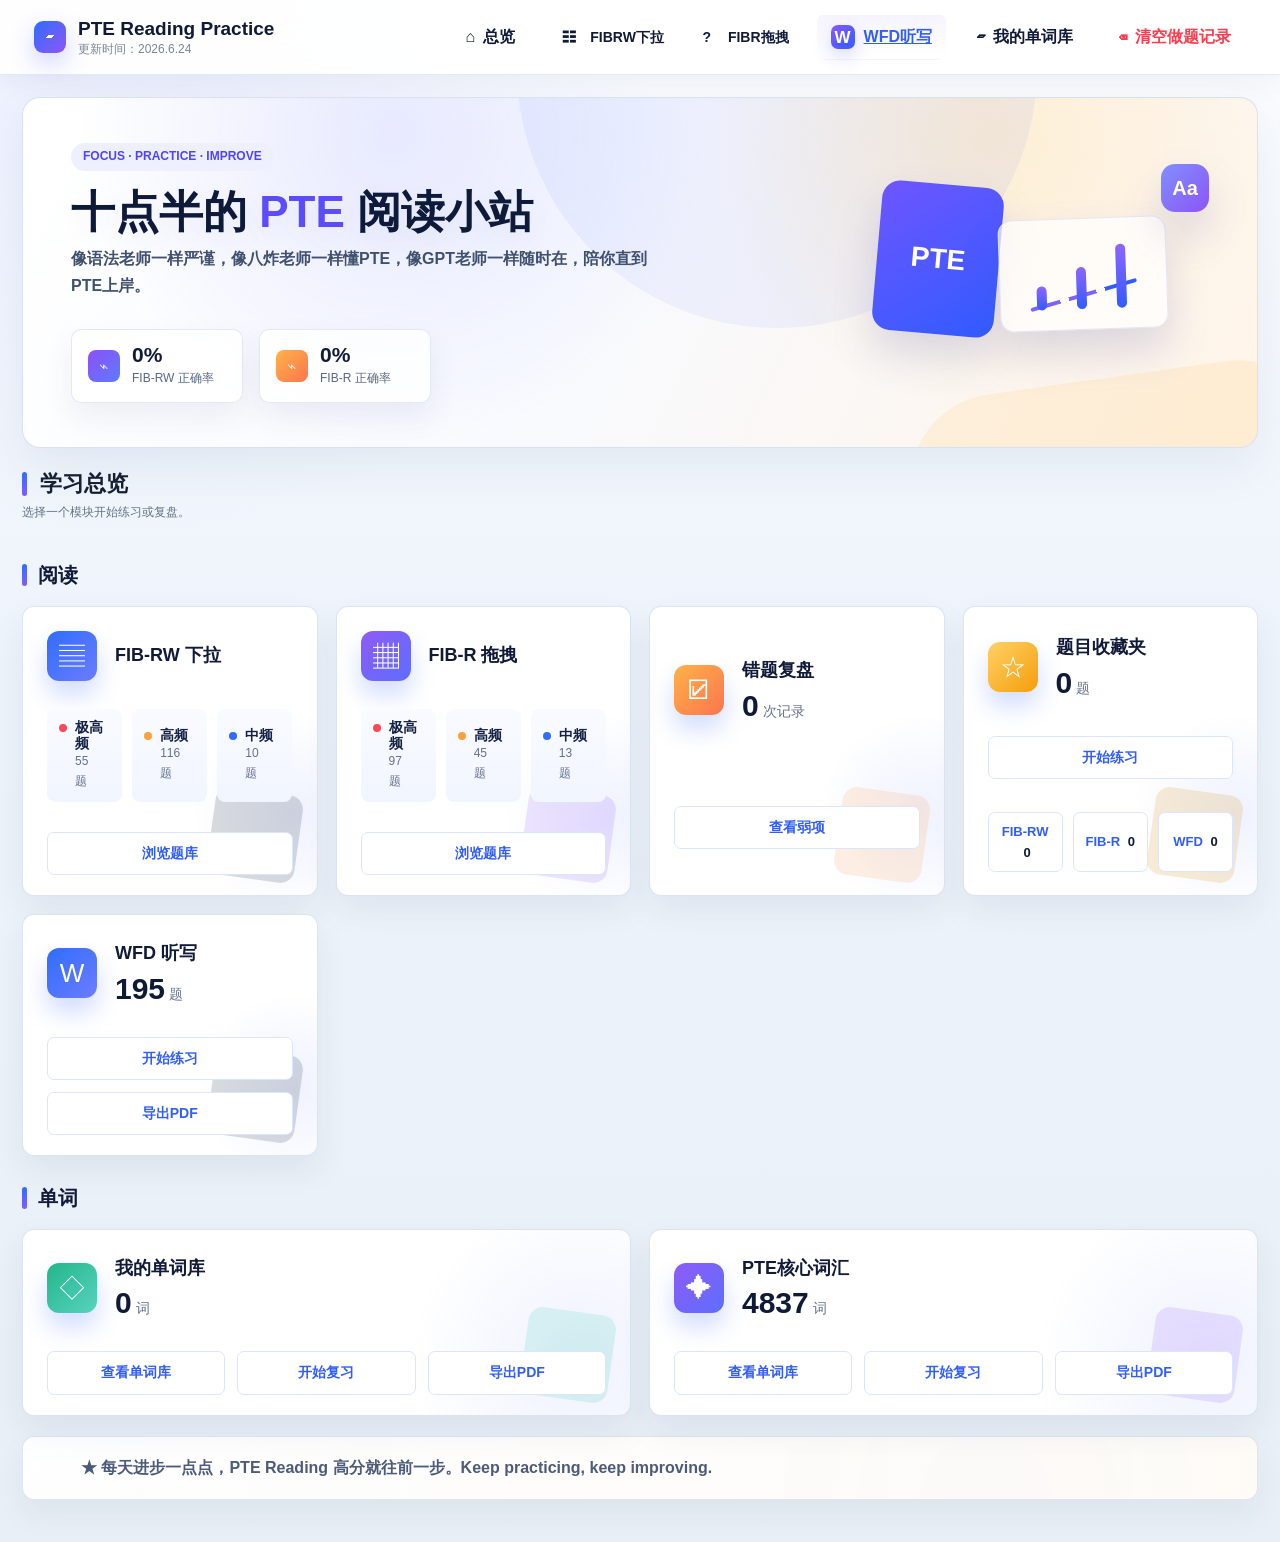
<file: index.html>
<!doctype html>
<html lang="zh-CN">
  <head>
    <meta charset="UTF-8" />
    <meta name="viewport" content="width=device-width, initial-scale=1.0" />
    <title>PTE Reading Practice</title>
    <link rel="stylesheet" href="css/main.css?v=lookup-capture-20260621" />
  </head>
  <body>
    <header class="app-header">
      <div class="brand-block">
        <span class="brand-mark" aria-hidden="true">▰</span>
        <div>
        <p class="eyebrow">PTE Reading</p>
        <h1>PTE Reading Practice</h1>
        <p class="update-stamp">更新时间：2026.6.24</p>
        </div>
      </div>
      <div class="header-actions">
        <button id="open-overview" class="ghost-button" type="button"><span class="nav-icon">⌂</span>总览</button>
        <div class="type-filter mode-menu header-mode-menu" aria-label="题型选择">
          <button class="type-filter-button active" data-type-filter="FIB_RW" type="button">
            <span class="mode-icon">☷</span>
            <span>FIBRW下拉</span>
          </button>
          <button class="type-filter-button" data-type-filter="FIB_R" type="button">
            <span class="mode-icon">?</span>
            <span>FIBR拖拽</span>
          </button>
        </div>
        <button id="open-wordbook" class="ghost-button" type="button"><span class="nav-icon">▱</span>我的单词库</button>
        <button id="reset-records" class="ghost-button danger" type="button"><span class="nav-icon">⌫</span>清空做题记录</button>
      </div>
    </header>

    <main id="overview-page" class="overview-page">
      <section class="overview-hero">
        <div class="hero-copy">
        <p class="eyebrow">FOCUS · PRACTICE · IMPROVE</p>
        <h2>十点半的 <span>PTE</span> 阅读小站</h2>
        <p>像语法老师一样严谨，像八炸老师一样懂PTE，像GPT老师一样随时在，陪你直到PTE上岸。</p>
        <div class="hero-metrics" aria-label="学习统计">
          <div class="hero-metric">
            <span class="metric-icon purple">⌁</span>
            <strong><span id="overview-fibrw-accuracy-count">0</span>%</strong>
            <small>FIB-RW 正确率</small>
          </div>
          <div class="hero-metric">
            <span class="metric-icon orange">⌁</span>
            <strong><span id="overview-fibr-accuracy-count">0</span>%</strong>
            <small>FIB-R 正确率</small>
          </div>
        </div>
        </div>
        <div class="hero-visual" aria-hidden="true">
          <div class="hero-book">PTE</div>
          <div class="hero-chart"><span></span><span></span><span></span></div>
          <div class="hero-bubble">Aa</div>
        </div>
      </section>

      <nav class="overview-tabs" aria-label="总览导航">
        <button class="overview-tab active" type="button">总览</button>
        <button id="overview-browse-bank" class="overview-tab" type="button">题库浏览</button>
        <button id="overview-open-wordbook" class="overview-tab" type="button">单词库</button>
        <button id="overview-open-records" class="overview-tab" type="button">练习记录</button>
      </nav>

      <section class="overview-panel">
        <div class="section-head">
          <div>
            <h2>学习总览</h2>
            <p class="item-meta">选择一个模块开始练习或复盘。</p>
          </div>
        </div>

        <section class="overview-group">
          <h3>阅读</h3>
          <div class="overview-card-grid">
            <article class="overview-card overview-card-fibrw">
              <div class="overview-card-icon">▤</div>
              <div>
                <h4>FIB-RW 下拉</h4>
              </div>
              <div class="overview-frequency-links" aria-label="FIB-RW 预测频率">
                <button class="frequency-link-button" id="overview-fibrw-very-high" type="button">
                  <strong>极高频</strong>
                  <span><span id="overview-fibrw-very-high-count">0</span> 题</span>
                </button>
                <button class="frequency-link-button" id="overview-fibrw-high" type="button">
                  <strong>高频</strong>
                  <span><span id="overview-fibrw-high-count">0</span> 题</span>
                </button>
                <button class="frequency-link-button" id="overview-fibrw-medium" type="button">
                  <strong>中频</strong>
                  <span><span id="overview-fibrw-medium-count">0</span> 题</span>
                </button>
              </div>
              <div class="overview-card-actions">
                <button class="secondary-button mini-button" id="overview-start-fibrw" type="button">浏览题库</button>
              </div>
            </article>

            <article class="overview-card overview-card-fibr">
              <div class="overview-card-icon">▦</div>
              <div>
                <h4>FIB-R 拖拽</h4>
              </div>
              <div class="overview-frequency-links" aria-label="FIB-R 预测频率">
                <button class="frequency-link-button" id="overview-fibr-very-high" type="button">
                  <strong>极高频</strong>
                  <span><span id="overview-fibr-very-high-count">0</span> 题</span>
                </button>
                <button class="frequency-link-button" id="overview-fibr-high" type="button">
                  <strong>高频</strong>
                  <span><span id="overview-fibr-high-count">0</span> 题</span>
                </button>
                <button class="frequency-link-button" id="overview-fibr-medium" type="button">
                  <strong>中频</strong>
                  <span><span id="overview-fibr-medium-count">0</span> 题</span>
                </button>
              </div>
              <div class="overview-card-actions">
                <button class="secondary-button mini-button" id="overview-start-fibr" type="button">浏览题库</button>
              </div>
            </article>

            <article class="overview-card overview-card-review">
              <div class="overview-card-icon">☑</div>
              <div>
                <h4>错题复盘</h4>
                <p><span id="overview-record-count">0</span> 次记录</p>
              </div>
              <div class="overview-card-actions">
                <button class="secondary-button mini-button" id="overview-review-errors" type="button">查看弱项</button>
              </div>
            </article>

            <article class="overview-card overview-card-favorites">
              <div class="overview-card-icon">☆</div>
              <div>
                <h4>题目收藏夹</h4>
                <p><span id="overview-favorite-count">0</span> 题</p>
              </div>
              <div class="overview-card-actions">
                <button class="secondary-button mini-button" id="overview-start-favorites" type="button">开始练习</button>
              </div>
              <div class="favorite-category-actions" id="overview-favorite-categories" aria-label="题目收藏分类">
                <button class="secondary-button mini-button" id="overview-favorites-fibrw" type="button">FIB-RW <span id="overview-favorite-fibrw-count">0</span></button>
                <button class="secondary-button mini-button" id="overview-favorites-fibr" type="button">FIB-R <span id="overview-favorite-fibr-count">0</span></button>
                <button class="secondary-button mini-button" id="overview-favorites-wfd" type="button">WFD <span id="overview-favorite-wfd-count">0</span></button>
              </div>
            </article>
          </div>
        </section>

        <section class="overview-group">
          <h3>单词</h3>
          <div class="overview-card-grid">
            <article class="overview-card overview-card-wordbook">
              <div class="overview-card-icon">◇</div>
              <div>
                <h4>我的单词库</h4>
                <p><span id="overview-wordbook-count">0</span> 词</p>
              </div>
              <div class="overview-card-actions">
                <button class="secondary-button mini-button" id="overview-wordbook-jump" type="button">查看单词库</button>
                <button class="secondary-button mini-button" id="overview-wordbook-review" type="button">开始复习</button>
                <button class="secondary-button mini-button" id="overview-wordbook-export" type="button">导出PDF</button>
              </div>
            </article>

            <article class="overview-card overview-card-core">
              <div class="overview-card-icon">✦</div>
              <div>
                <h4>PTE核心词汇</h4>
                <p><span id="overview-core-count">0</span> 词</p>
              </div>
              <div class="overview-card-actions">
                <button class="secondary-button mini-button" id="overview-core-practice" type="button">查看单词库</button>
                <button class="secondary-button mini-button" id="overview-core-review" type="button">开始复习</button>
                <button class="secondary-button mini-button" id="overview-core-export" type="button">导出PDF</button>
              </div>
            </article>
          </div>
        </section>
      </section>
    </main>

    <main id="practice-page" class="layout hidden">
      <aside class="sidebar">
        <section class="panel">
          <h2>题库</h2>
          <div id="practice-context" class="practice-context hidden"></div>
          <input id="search-input" class="search-input" type="search" placeholder="搜索题目" />
          <div class="question-frequency-filter" aria-label="题库频率筛选">
            <button class="question-frequency-button active" data-question-frequency="" type="button">所有题库</button>
            <button class="question-frequency-button" data-question-frequency="极高频" type="button">极高频</button>
            <button class="question-frequency-button" data-question-frequency="高频" type="button">高频</button>
            <button class="question-frequency-button" data-question-frequency="中频" type="button">中频</button>
          </div>
          <div class="question-status-filter" aria-label="做题状态筛选">
            <button class="question-status-button active" data-question-status="all" type="button">全部</button>
            <button class="question-status-button" data-question-status="done" type="button">已做</button>
            <button class="question-status-button" data-question-status="undone" type="button">未做</button>
          </div>
          <div id="question-list" class="question-list"></div>
          <div class="pagination" aria-label="题库分页">
            <button id="prev-page" class="page-button" type="button">上一页</button>
            <span id="page-info" class="page-info">第 1 / 1 页</span>
            <button id="next-page" class="page-button" type="button">下一页</button>
          </div>
        </section>

      </aside>

      <section class="workspace">
        <div class="question-toolbar">
          <div>
            <p id="question-meta" class="eyebrow"></p>
            <h2 id="question-title"></h2>
          </div>
          <div class="question-toolbar-actions">
            <div class="question-timer" id="question-timer" aria-live="polite">答题时间：00:00</div>
            <button id="favorite-question" class="favorite-question-button" type="button" aria-pressed="false">收藏</button>
            <div class="score-pill" id="score-pill">未提交</div>
          </div>
        </div>

        <article id="passage" class="passage"></article>
        <div id="word-card" class="word-card hidden" role="dialog" aria-live="polite"></div>

        <div class="actions">
          <button id="prev-question" class="secondary-button" type="button">上一题</button>
          <button id="next-question" class="secondary-button" type="button">下一题</button>
          <button id="submit-answer" class="primary-button" type="button">提交答案</button>
          <button id="retry-question" class="secondary-button" type="button">重做本题</button>
          <button id="toggle-analysis" class="secondary-button" type="button">查看解析与翻译</button>
          <button id="toggle-current-history" class="secondary-button" type="button">练习记录</button>
        </div>

        <section id="current-history-panel" class="current-history-panel hidden">
          <div class="practice-discussion-title">
            <span></span>
            <strong>练习记录</strong>
          </div>
          <div id="current-history-list" class="current-history-list"></div>
        </section>

        <section id="analysis-panel" class="analysis-grid hidden">
          <div class="panel">
            <h2>答案解析</h2>
            <div id="analysis-content" class="rich-text"></div>
          </div>
          <div class="panel">
            <h2>全文翻译</h2>
            <div id="translation-content" class="rich-text"></div>
          </div>
        </section>

        <section id="result-panel" class="result-panel hidden"></section>

        <section id="core-vocab-panel" class="core-vocab-panel panel hidden">
          <div class="section-head">
            <div>
              <h2>本题PTE核心词汇</h2>
              <p id="core-vocab-count" class="item-meta"></p>
            </div>
            <div class="mini-actions">
              <button id="vocab-select-all" class="secondary-button mini-button" type="button">全选</button>
              <button id="vocab-clear-selection" class="secondary-button mini-button" type="button">清空选择</button>
              <button id="vocab-add-selected" class="primary-button mini-button" type="button">加入单词库</button>
              <button id="vocab-export" class="secondary-button mini-button" type="button">导出PDF</button>
            </div>
          </div>
          <div id="core-vocab-list" class="core-vocab-list"></div>
        </section>

        <section id="option-vocab-panel" class="option-vocab-panel panel hidden">
          <div class="section-head">
            <div>
              <h2>本题选项词汇</h2>
              <p id="option-vocab-count" class="item-meta"></p>
            </div>
            <div class="mini-actions">
              <button id="option-vocab-select-all" class="secondary-button mini-button" type="button">全选</button>
              <button id="option-vocab-clear-selection" class="secondary-button mini-button" type="button">清空选择</button>
              <button id="option-vocab-add-selected" class="primary-button mini-button" type="button">加入单词库</button>
              <button id="option-vocab-export" class="secondary-button mini-button" type="button">导出PDF</button>
            </div>
          </div>
          <div id="option-vocab-list" class="core-vocab-list option-vocab-list"></div>
        </section>
      </section>
    </main>

    <main id="history-page" class="standalone-page hidden">
      <section class="standalone-panel">
        <div class="section-head">
          <div>
            <p class="eyebrow">HISTORY</p>
            <h2>答题历史</h2>
            <p id="history-summary" class="item-meta"></p>
          </div>
          <div class="mini-actions">
            <button id="history-back-practice" class="secondary-button mini-button" type="button">返回题库练习</button>
            <button id="history-clear-records" class="ghost-button danger mini-button" type="button">清空做题记录</button>
          </div>
        </div>
        <div class="history-filter-tabs" aria-label="答题历史筛选">
          <button id="history-filter-all" class="mini-button secondary-button active" type="button" data-history-type="">全部</button>
          <button id="history-filter-fibrw" class="mini-button secondary-button" type="button" data-history-type="FIB_RW">FIB-RW</button>
          <button id="history-filter-fibr" class="mini-button secondary-button" type="button" data-history-type="FIB_R">FIB-R</button>
        </div>
        <div id="history-list" class="history-list"></div>
        <div class="pagination standalone-pagination" aria-label="答题历史分页">
          <button id="history-prev-page" class="page-button" type="button">上一页</button>
          <span id="history-page-info" class="page-info">第 1 / 1 页</span>
          <button id="history-next-page" class="page-button" type="button">下一页</button>
        </div>
      </section>
    </main>

    <main id="review-page" class="standalone-page hidden">
      <section class="standalone-panel review-type-panel">
        <div class="section-head review-type-hero">
          <div>
            <p class="eyebrow">REVIEW</p>
            <h2>错题复盘</h2>
            <p class="item-meta">先选择题型，再查看该题型下错得最多的考点。</p>
          </div>
          <button id="review-back-practice" class="secondary-button mini-button" type="button">返回题库练习</button>
        </div>
        <div class="review-choice-grid">
          <button id="review-open-fibrw" class="review-choice-card" type="button">
            <strong>FIB-RW 下拉</strong>
            <span id="review-fibrw-summary">0 次记录</span>
          </button>
          <button id="review-open-fibr" class="review-choice-card" type="button">
            <strong>FIB-R 拖拽</strong>
            <span id="review-fibr-summary">0 次记录</span>
          </button>
          <button id="review-open-wfd" class="review-choice-card" type="button">
            <strong>WFD 听写</strong>
            <span id="review-wfd-summary">0 次记录</span>
          </button>
        </div>
      </section>
    </main>

    <main id="review-type-page" class="standalone-page hidden">
      <section class="standalone-panel">
        <div class="section-head">
          <div>
            <p class="eyebrow">REVIEW</p>
            <h2 id="review-type-title">错题复盘</h2>
            <p id="review-type-summary" class="item-meta"></p>
          </div>
          <button id="review-type-back" class="secondary-button mini-button" type="button">返回题型选择</button>
        </div>
        <section class="panel review-accuracy-panel">
          <div class="section-head compact">
            <h2>正确率分类</h2>
            <div class="review-filter-tabs" aria-label="正确率筛选">
              <button id="review-accuracy-collapse" class="mini-button secondary-button" type="button" data-review-accuracy="">收回</button>
              <button id="review-accuracy-low" class="mini-button secondary-button" type="button" data-review-accuracy="low">40%以下</button>
              <button id="review-accuracy-mid" class="mini-button secondary-button" type="button" data-review-accuracy="mid">40%-80%</button>
              <button id="review-accuracy-high" class="mini-button secondary-button" type="button" data-review-accuracy="high">80%以上</button>
            </div>
          </div>
          <div id="review-accuracy-question-list" class="review-question-list"></div>
          <div class="pagination standalone-pagination" aria-label="review accuracy pagination">
            <button id="review-accuracy-prev-page" class="page-button" type="button">上一页</button>
            <span id="review-accuracy-page-info" class="page-info">第 1 / 1 页</span>
            <button id="review-accuracy-next-page" class="page-button" type="button">下一页</button>
          </div>
        </section>
        <section class="panel review-weakness-panel">
          <div class="section-head compact">
            <h2>弱项考点</h2>
          </div>
          <div id="review-weakness-list" class="weakness-list"></div>
        </section>
      </section>
    </main>

    <main id="review-detail-page" class="standalone-page hidden">
      <section class="standalone-panel">
        <div class="section-head">
          <div>
            <p class="eyebrow">REVIEW DETAIL</p>
            <h2 id="review-detail-title">考点复盘</h2>
            <p id="review-detail-summary" class="item-meta"></p>
          </div>
          <button id="review-detail-back" class="secondary-button mini-button" type="button">返回错题复盘</button>
        </div>
        <div class="review-detail-grid">
          <section class="panel">
            <h2>这个考点下的错题</h2>
            <div id="review-wrong-question-list" class="wordbook-list"></div>
            <div class="pagination standalone-pagination" aria-label="错题分页">
              <button id="review-wrong-prev-page" class="page-button" type="button">上一页</button>
              <span id="review-wrong-page-info" class="page-info">第 1 / 1 页</span>
              <button id="review-wrong-next-page" class="page-button" type="button">下一页</button>
            </div>
          </section>
          <section class="panel">
            <div class="section-head compact">
              <h2>包含这个考点的题</h2>
              <div class="review-filter-tabs" aria-label="题目完成状态筛选">
                <button id="review-related-all" class="mini-button secondary-button active" type="button" data-review-status="all">全部</button>
                <button id="review-related-done" class="mini-button secondary-button" type="button" data-review-status="done">已做</button>
                <button id="review-related-undone" class="mini-button secondary-button" type="button" data-review-status="undone">未做</button>
              </div>
            </div>
            <div id="review-related-question-list" class="wordbook-list"></div>
            <div class="pagination standalone-pagination" aria-label="包含题分页">
              <button id="review-related-prev-page" class="page-button" type="button">上一页</button>
              <span id="review-related-page-info" class="page-info">第 1 / 1 页</span>
              <button id="review-related-next-page" class="page-button" type="button">下一页</button>
            </div>
          </section>
        </div>
      </section>
    </main>
    <main id="core-vocab-page" class="standalone-page hidden">
      <section class="standalone-panel">
        <div class="section-head">
          <div>
            <p class="eyebrow">CORE VOCAB</p>
            <h2>PTE核心词汇</h2>
            <p class="item-meta">独立查看和检索核心词汇，不进入具体练习题。</p>
          </div>
          <div class="mini-actions">
            <button id="core-vocab-export" class="secondary-button mini-button" type="button">导出PDF</button>
            <button id="core-vocab-back-practice" class="secondary-button mini-button" type="button">返回题库练习</button>
          </div>
        </div>
        <input id="core-vocab-search-input" class="search-input standalone-search" type="search" placeholder="搜索英文单词或中文释义" />
        <p id="core-vocab-due-count" class="vocab-due-count">今日待复习：0 个</p>
        <div class="mini-actions standalone-actions review-start-controls">
          <input id="core-vocab-review-start-word" class="review-start-input" type="search" placeholder="从哪个单词开始，可不填" />
          <button id="core-vocab-start-review" class="primary-button mini-button" type="button">开始认词复习</button>
          <button id="core-vocab-start-review-all" class="secondary-button mini-button" type="button">复习全部</button>
        </div>
        <section id="core-vocab-detail" class="vocab-detail-panel hidden"></section>
        <div id="core-vocab-page-list" class="dictionary-grid"></div>
        <div class="pagination standalone-pagination" aria-label="核心词汇分页">
          <button id="core-vocab-prev-page" class="page-button" type="button">上一页</button>
          <span id="core-vocab-page-info" class="page-info">第 1 / 1 页</span>
          <button id="core-vocab-next-page" class="page-button" type="button">下一页</button>
        </div>
      </section>
    </main>

    <main id="wordbook-page" class="standalone-page hidden">
      <section class="standalone-panel">
        <div class="section-head">
          <div>
            <p class="eyebrow">WORDBOOK</p>
            <h2>我的单词库</h2>
            <p class="item-meta">独立查看已加入的单词，不进入具体练习题。</p>
          </div>
          <div class="mini-actions">
            <button id="wordbook-page-edit" class="secondary-button mini-button" type="button">编辑</button>
            <button id="wordbook-page-export" class="secondary-button mini-button" type="button">导出PDF</button>
            <button id="wordbook-page-clear" class="ghost-button danger mini-button" type="button">清空</button>
            <button id="wordbook-back-practice" class="secondary-button mini-button" type="button">返回题库练习</button>
          </div>
        </div>
        <p id="wordbook-due-count" class="vocab-due-count">今日待复习：0 个</p>
        <div class="mini-actions standalone-actions review-start-controls">
          <input id="wordbook-review-start-word" class="review-start-input" type="search" placeholder="从哪个单词开始，可不填" />
          <button id="wordbook-start-review" class="primary-button mini-button" type="button">开始认词复习</button>
          <button id="wordbook-start-review-all" class="secondary-button mini-button" type="button">复习全部</button>
        </div>
        <section id="wordbook-detail" class="vocab-detail-panel hidden"></section>
        <div id="wordbook-page-list" class="wordbook-list standalone-list"></div>
      </section>
    </main>

    <main id="vocab-review-page" class="standalone-page hidden">
      <section class="standalone-panel vocab-review-shell">
        <div class="section-head">
          <div>
            <p class="eyebrow">VOCAB REVIEW</p>
            <h2 id="vocab-review-title">认词复习</h2>
            <p id="vocab-review-summary" class="item-meta"></p>
          </div>
          <button id="vocab-review-back" class="secondary-button mini-button" type="button">返回词库</button>
        </div>
        <div class="vocab-review-plan" aria-label="复习计划规则">
          <span><b>认识</b>7天后再复习</span>
          <span><b>模糊</b>1天后再复习</span>
          <span><b>不认识</b>10分钟后再复习</span>
        </div>
        <section id="vocab-review-card" class="vocab-review-card"></section>
      </section>
    </main>

    <div id="teacher-mode-indicator" class="teacher-mode-indicator hidden">
      <strong>教师词库编辑模式</strong>
      <span>点击正文单词加入PTE核心词汇。</span>
      <button id="teacher-export-vocab" class="mini-button secondary-button" type="button">导出新增词库</button>
    </div>
    <div id="app-toast" class="app-toast hidden" role="status" aria-live="polite"></div>

    <section id="access-gate" class="access-gate hidden" aria-label="试用期验证">
      <div class="access-card">
        <p class="eyebrow">PTE Reading Practice</p>
        <h2>请输入验证码继续使用</h2>
        <p id="access-trial-status" class="access-copy">本设备 3 天试用期已结束。请输入验证码继续使用。</p>
        <div class="access-form">
          <input id="access-code-input" type="text" autocomplete="one-time-code" placeholder="输入验证码" />
          <button id="access-code-submit" class="primary-button" type="button">解锁</button>
        </div>
        <p id="access-code-message" class="access-message" role="status" aria-live="polite"></p>
      </div>
    </section>

    <script src="data/wordlists/local_dictionary.js"></script>
    <script src="data/wordlists/ielts_core_vocab.js"></script>
    <script src="data/questions.js?v=fibr-146-neuroscientists-patch-20260624"></script>
    <script src="data/wfd.js?v=wfd-translation-20260624"></script>
    <script src="js/app.js?v=wfd-translation-export-20260624"></script>
  </body>
</html>
</file>
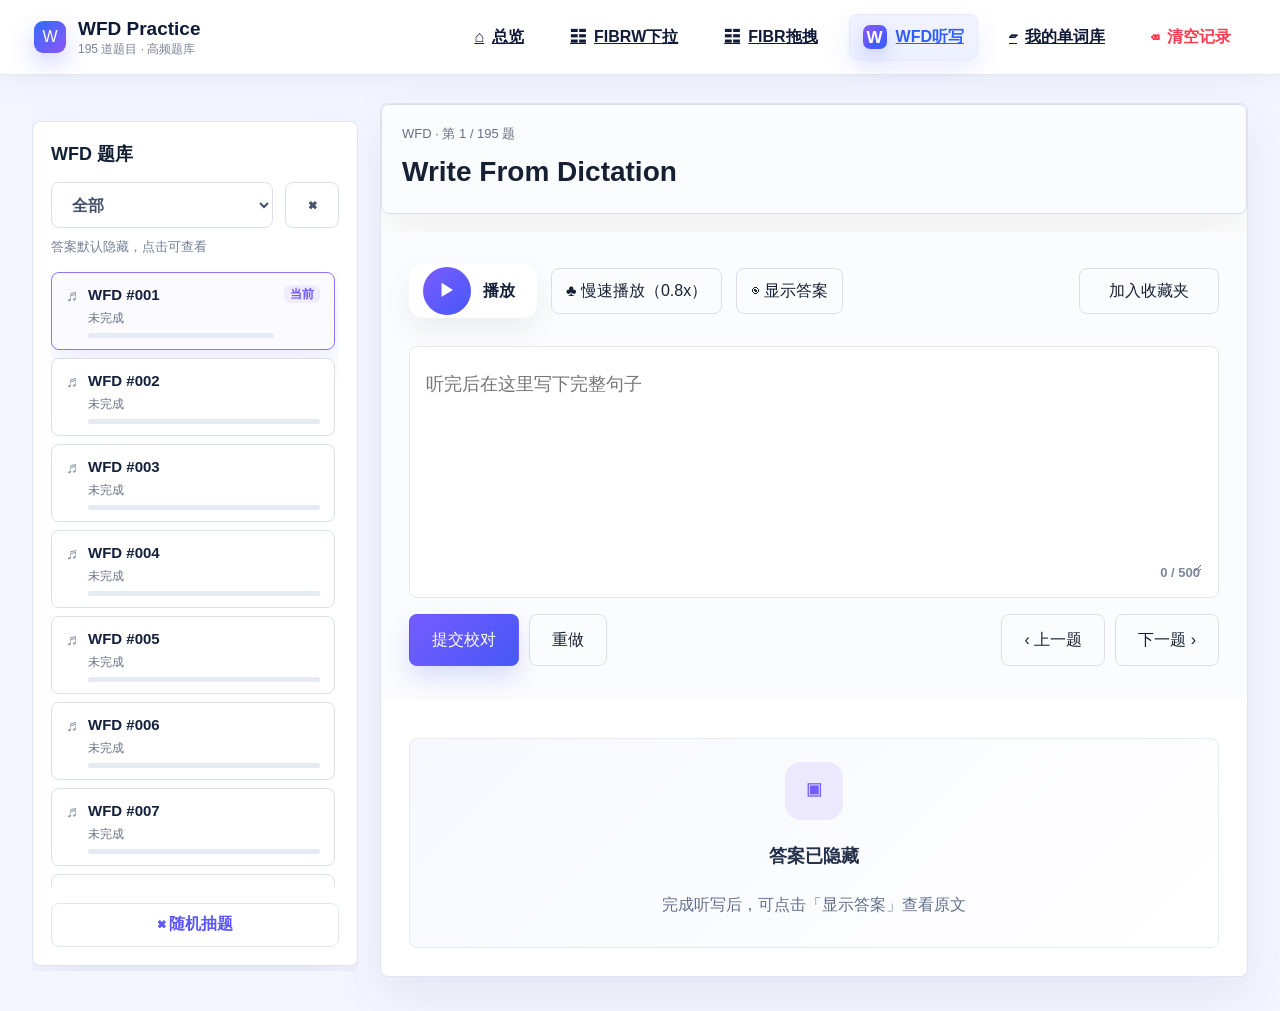
<file: wfd.html>
<!doctype html>
<html lang="zh-CN">
  <head>
    <meta charset="UTF-8" />
    <meta name="viewport" content="width=device-width, initial-scale=1.0" />
    <title>WFD Practice</title>
    <link rel="stylesheet" href="css/main.css?v=wfd-translation-20260624" />
  </head>
  <body class="wfd-page">
    <header class="app-header">
      <div class="brand-block">
        <span class="brand-mark wfd-brand-mark" aria-hidden="true">W</span>
        <div>
          <h1>WFD Practice</h1>
          <p class="update-stamp">195 道题目 · 高频题库</p>
        </div>
      </div>
      <div class="header-actions">
        <a class="ghost-button" href="index.html"><span class="nav-icon">⌂</span>总览</a>
        <a class="ghost-button" href="index.html"><span class="nav-icon">☷</span>FIBRW下拉</a>
        <a class="ghost-button" href="index.html"><span class="nav-icon">☷</span>FIBR拖拽</a>
        <a class="ghost-button wfd-nav-button active" href="wfd.html"><span class="wfd-nav-icon" aria-hidden="true">W</span><span>WFD听写</span></a>
        <a class="ghost-button" href="index.html"><span class="nav-icon">▱</span>我的单词库</a>
        <button id="wfd-reset-records" class="ghost-button danger" type="button"><span class="nav-icon">⌫</span>清空记录</button>
      </div>
    </header>

    <main class="wfd-layout">
      <aside class="sidebar wfd-sidebar">
        <section class="panel">
          <div class="wfd-sidebar-head">
            <h2>WFD 题库</h2>
          </div>
          <div class="wfd-mode-row">
            <select id="wfd-search" class="wfd-mode-select" aria-label="WFD 练习模式">
              <option value="all">全部</option>
              <option value="done">已做</option>
              <option value="undone">未做</option>
            </select>
            <button id="wfd-toggle-list-answers" class="wfd-icon-button" type="button" aria-label="显示左侧句子">⌘</button>
          </div>
          <p class="wfd-sidebar-tip">答案默认隐藏，点击可查看</p>
          <div id="wfd-list" class="question-list"></div>
          <button id="wfd-random" class="wfd-random-button" type="button">⌘ 随机抽题</button>
        </section>
      </aside>

      <section class="workspace wfd-workspace">
        <div class="question-toolbar wfd-question-toolbar">
          <div>
            <p id="wfd-meta" class="eyebrow">WFD</p>
            <h2 id="wfd-title">Write From Dictation</h2>
          </div>
        </div>

        <section class="wfd-practice-panel">
          <div class="wfd-audio-row wfd-control-row">
            <button id="wfd-play" class="wfd-play-button" type="button"><span>▶</span>播放</button>
            <button id="wfd-slow" class="secondary-button" type="button">♣ 慢速播放（0.8x）</button>
            <button id="wfd-show-answer" class="secondary-button wfd-answer-toggle" type="button">◉ 显示答案</button>
            <div class="wfd-control-spacer"></div>
            <button id="wfd-favorite" class="secondary-button wfd-favorite-button" type="button" aria-pressed="false">收藏</button>
          </div>
          <div class="wfd-input-card">
            <textarea id="wfd-answer-input" class="wfd-answer-input" rows="5" maxlength="500" spellcheck="false" placeholder="听完后在这里写下完整句子"></textarea>
            <span id="wfd-char-count" class="wfd-char-count">0 / 500</span>
          </div>
          <div class="wfd-audio-row wfd-submit-row">
            <button id="wfd-submit" class="primary-button" type="button">提交校对</button>
            <button id="wfd-redo" class="secondary-button" type="button">重做</button>
            <span class="wfd-submit-spacer"></span>
            <button id="wfd-prev" class="secondary-button" type="button">‹ 上一题</button>
            <button id="wfd-next" class="secondary-button" type="button">下一题 ›</button>
          </div>
          <div id="wfd-result" class="wfd-result hidden"></div>
        </section>

        <div id="wfd-answer" class="wfd-answer hidden"></div>
        <div id="wfd-word-card" class="word-card hidden" role="dialog" aria-live="polite"></div>
      </section>
    </main>

    <script src="data/wordlists/local_dictionary.js"></script>
    <script src="data/wordlists/ielts_core_vocab.js"></script>
    <script src="data/wfd.js?v=wfd-translation-20260624"></script>
    <script src="js/wfd.js?v=wfd-translation-20260624"></script>
  </body>
</html>
</file>
<file: css/main.css>
:root {
  color-scheme: light;
  --bg: #e9eef2;
  --surface: #fbfcfd;
  --surface-soft: #f1f5f7;
  --reading-surface: #fffdf4;
  --reading-soft: #fbf3d8;
  --analysis-surface: #fff6dc;
  --analysis-text: #263242;
  --text: #172033;
  --muted: #677083;
  --line: #d9dee8;
  --accent: #176b87;
  --accent-dark: #0f4f66;
  --ok: #16845b;
  --bad: #c73e3e;
  --warn: #b36b00;
  --shadow: 0 16px 45px rgba(23, 32, 51, 0.08);
}

* {
  box-sizing: border-box;
}

body {
  margin: 0;
  min-height: 100vh;
  background: var(--bg);
  color: var(--text);
  font-family: "Microsoft YaHei", "Segoe UI", Arial, sans-serif;
  line-height: 1.65;
}

button,
input,
select {
  font: inherit;
}

.app-header {
  display: flex;
  align-items: center;
  justify-content: space-between;
  gap: 24px;
  padding: 24px 32px;
  background: var(--surface);
  border-bottom: 1px solid var(--line);
}

.boot-error {
  max-width: 760px;
  margin: 80px auto;
  padding: 28px;
  background: var(--surface);
  border: 1px solid var(--line);
  border-radius: 8px;
  box-shadow: var(--shadow);
}

.boot-error pre {
  overflow: auto;
  padding: 12px;
  border-radius: 8px;
  background: #fff0f0;
  color: var(--bad);
}

.wfd-layout {
  display: grid;
  grid-template-columns: minmax(280px, 360px) minmax(0, 1fr);
  gap: 22px;
  padding: 24px 32px 48px;
}

.wfd-sidebar .panel {
  position: sticky;
  top: 18px;
  max-height: calc(100vh - 48px);
  overflow: hidden;
}

.wfd-sidebar .question-list {
  max-height: calc(100vh - 170px);
  overflow: auto;
}

.wfd-practice-panel {
  border: 1px solid var(--line);
  border-radius: 8px;
  padding: 24px;
  background: var(--surface);
  box-shadow: var(--shadow);
}

.wfd-audio-row {
  display: flex;
  align-items: center;
  flex-wrap: wrap;
  gap: 10px;
  margin-bottom: 14px;
}

.wfd-answer-input {
  width: 100%;
  min-height: 160px;
  resize: vertical;
  border: 1px solid var(--line);
  border-radius: 8px;
  padding: 14px 16px;
  background: #fff;
  color: var(--text);
  font-size: 18px;
  line-height: 1.6;
}

.wfd-answer-input:focus {
  border-color: var(--accent);
  outline: 2px solid rgba(23, 107, 135, 0.16);
}

.wfd-result,
.wfd-answer {
  margin-top: 16px;
  border: 1px solid var(--line);
  border-radius: 8px;
  padding: 16px;
  background: var(--reading-surface);
}

.wfd-compare {
  margin-top: 10px;
}

.wfd-word-ok,
.wfd-word-extra,
.wfd-word-miss,
.wfd-word-answer {
  display: inline-block;
  margin: 2px 3px 2px 0;
  border: 1px solid transparent;
  border-radius: 6px;
  padding: 1px 5px;
  font: inherit;
  line-height: 1.35;
  cursor: pointer;
}

.wfd-word-ok {
  background: rgba(22, 132, 91, 0.16);
  color: var(--ok);
}

.wfd-word-extra {
  background: rgba(23, 107, 135, 0.14);
  color: var(--accent-dark);
}

.wfd-word-miss {
  background: rgba(199, 62, 62, 0.14);
  color: var(--bad);
}

.wfd-word-answer {
  background: rgba(22, 132, 91, 0.12);
  color: var(--ok);
  font-weight: 700;
}

.wfd-lookup-word:hover,
.wfd-lookup-word.selected {
  border-color: rgba(91, 102, 255, 0.42);
  box-shadow: 0 0 0 2px rgba(91, 102, 255, 0.12);
}

.wfd-page .word-card {
  z-index: 80;
}

body.wfd-page {
  background: #f4f6ff;
}

.wfd-brand-mark {
  background: linear-gradient(135deg, #8a58ff, #315dff);
  color: #ffffff;
  box-shadow: 0 10px 24px rgba(91, 102, 255, 0.18);
}

.wfd-layout {
  grid-template-columns: 326px minmax(0, 1fr);
  align-items: stretch;
  gap: 22px;
  max-width: 1480px;
  margin: 0 auto;
  padding: 28px 32px 34px;
}

.wfd-sidebar .panel,
.wfd-workspace {
  border: 1px solid rgba(220, 226, 240, 0.92);
  border-radius: 8px;
  background: rgba(255, 255, 255, 0.96);
  box-shadow: 0 18px 48px rgba(31, 46, 85, 0.08);
}

.wfd-sidebar .panel {
  display: flex;
  flex-direction: column;
  min-height: calc(100vh - 150px);
  padding: 18px;
}

.wfd-sidebar-head h2 {
  margin: 0 0 14px;
  color: #132033;
  font-size: 22px;
}

.wfd-mode-row {
  display: grid;
  grid-template-columns: minmax(0, 1fr) 54px;
  gap: 12px;
  margin-bottom: 8px;
}

.wfd-mode-select,
.wfd-icon-button {
  height: 46px;
  border: 1px solid var(--line);
  border-radius: 8px;
  background: #ffffff;
  color: #43506a;
  font-weight: 700;
}

.wfd-mode-select {
  padding: 0 16px;
}

.wfd-icon-button {
  cursor: pointer;
}

.wfd-icon-button.active {
  border-color: #8b75ff;
  background: #f2efff;
  color: #5f50ff;
  box-shadow: 0 10px 22px rgba(91, 102, 255, 0.12);
}

.wfd-sidebar-tip {
  margin: 0 0 14px;
  color: #748097;
  font-size: 13px;
}

.wfd-sidebar .question-list {
  flex: 1;
  gap: 8px;
  max-height: calc(100vh - 285px);
  padding-right: 4px;
}

.wfd-question-item {
  position: relative;
  display: flex;
  align-items: flex-start;
  gap: 10px;
  min-height: 78px;
  border-radius: 8px;
  padding: 12px 14px;
  background: #ffffff;
  overflow: hidden;
  line-height: 1.35;
}

.wfd-question-item.active {
  border-color: #8b75ff;
  background: #fbfaff;
  box-shadow: 0 12px 28px rgba(91, 102, 255, 0.13);
}

.wfd-list-icon {
  color: #8792a9;
  font-weight: 900;
}

.wfd-list-main {
  display: flex;
  flex: 1 1 auto;
  flex-direction: column;
  gap: 3px;
  min-width: 0;
}

.wfd-list-main strong {
  color: #15213a;
  font-size: 15px;
}

.wfd-list-answer {
  margin-top: 4px;
  color: #536076;
  font-size: 12px;
  line-height: 1.45;
  word-break: normal;
  overflow: hidden;
  overflow-wrap: break-word;
  display: -webkit-box;
  -webkit-box-orient: vertical;
  -webkit-line-clamp: 2;
}

.wfd-current-badge {
  flex: 0 0 auto;
  align-self: start;
  border-radius: 6px;
  padding: 1px 6px;
  background: #f0ecff;
  color: #7058ff;
  font-size: 12px;
  font-weight: 800;
}

.wfd-progress-track {
  width: 100%;
  height: 5px;
  margin-top: 4px;
  border-radius: 999px;
  background: #e6eaf2;
  overflow: hidden;
}

.wfd-progress-track span {
  display: block;
  height: 100%;
  border-radius: inherit;
  background: #426dff;
}

.wfd-progress-track span.good {
  background: #20c985;
}

.wfd-progress-track span.mid {
  background: #426dff;
}

body.wfd-page .wfd-question-item {
  display: flex;
  align-items: flex-start;
  gap: 10px;
  width: 100%;
  min-height: 78px;
  height: auto;
  border: 1px solid var(--line);
  border-radius: 8px;
  padding: 12px 14px;
  background: #ffffff;
  overflow: hidden;
  line-height: 1.35;
  text-align: left;
}

body.wfd-page .wfd-question-item.wfd-with-answer {
  min-height: 126px;
  padding-bottom: 14px;
}

body.wfd-page .wfd-question-item.active {
  border-color: #8b75ff;
  background: #fbfaff;
  box-shadow: 0 12px 28px rgba(91, 102, 255, 0.13);
}

body.wfd-page .wfd-list-main {
  display: flex;
  flex: 1 1 auto;
  flex-direction: column;
  gap: 3px;
  min-width: 0;
}

body.wfd-page .wfd-list-answer {
  display: -webkit-box;
  margin-top: 5px;
  color: #536076;
  font-size: 12px;
  line-height: 1.45;
  overflow: hidden;
  overflow-wrap: break-word;
  word-break: normal;
  -webkit-box-orient: vertical;
  -webkit-line-clamp: 3;
}

body.wfd-page .wfd-progress-track {
  width: 100%;
  height: 5px;
  margin-top: 4px;
  border-radius: 999px;
  background: #e6eaf2;
  overflow: hidden;
}

.wfd-random-button {
  width: 100%;
  min-height: 44px;
  margin-top: 16px;
  border: 1px solid #e1e6f4;
  border-radius: 8px;
  background: #ffffff;
  color: #5a55ff;
  cursor: pointer;
  font-weight: 800;
}

.wfd-workspace {
  overflow: hidden;
}

.wfd-question-toolbar {
  border: 0;
  border-bottom: 1px solid var(--line);
  border-radius: 0;
  box-shadow: none;
  padding: 26px 28px;
}

.wfd-question-toolbar h2 {
  font-size: 28px;
}

.wfd-practice-panel {
  border: 0;
  border-radius: 0;
  box-shadow: none;
  padding: 32px 28px 20px;
}

.wfd-control-row {
  gap: 14px;
  margin-bottom: 28px;
}

.wfd-control-spacer {
  flex: 1 1 auto;
}

.wfd-play-button {
  display: inline-flex;
  align-items: center;
  gap: 12px;
  min-height: 54px;
  border: 0;
  border-radius: 14px;
  padding: 0 22px 0 14px;
  background: #ffffff;
  color: #15213a;
  cursor: pointer;
  font-weight: 800;
  box-shadow: 0 12px 30px rgba(31, 46, 85, 0.08);
}

.wfd-play-button span {
  display: inline-grid;
  place-items: center;
  width: 48px;
  height: 48px;
  border-radius: 50%;
  background: linear-gradient(135deg, #7b5cff, #4658f5);
  color: #ffffff;
}

.wfd-answer-toggle {
  border-color: #b8a8ff;
  color: #6b55ff;
  background: #ffffff;
}

.wfd-mode-button,
.wfd-favorite-button {
  min-width: 140px;
}

.wfd-favorite-button.active {
  border-color: #ffd166;
  color: #9a6700;
  background: #fff7df;
}

.wfd-input-card {
  position: relative;
  border: 1px solid #e1e6f0;
  border-radius: 8px;
  padding: 16px;
  background: #ffffff;
}

.wfd-input-card .wfd-answer-input {
  min-height: 210px;
  border: 0;
  padding: 8px 0 34px;
  background: transparent;
  box-shadow: none;
}

.wfd-input-card .wfd-answer-input:focus {
  border-color: transparent;
  outline: none;
}

.wfd-char-count {
  position: absolute;
  right: 18px;
  bottom: 14px;
  color: #7c879b;
  font-size: 13px;
  font-weight: 700;
}

.wfd-submit-row {
  align-items: center;
  margin-top: 16px;
}

.wfd-submit-spacer {
  flex: 1 1 auto;
}

.wfd-submit-row .primary-button {
  min-height: 52px;
  border-radius: 8px;
  padding-inline: 22px;
  background: linear-gradient(135deg, #765bff, #4658f5);
  box-shadow: 0 12px 24px rgba(91, 102, 255, 0.2);
}

.wfd-submit-row .secondary-button {
  min-height: 52px;
  border-radius: 8px;
  padding-inline: 22px;
}

.wfd-workspace > .wfd-answer {
  margin: 20px 28px 28px;
  min-height: 210px;
  border: 1px solid #e6eaf4;
  background: linear-gradient(135deg, #f7f8ff, #ffffff);
}

.wfd-answer-locked {
  display: grid;
  place-items: center;
  min-height: 170px;
  color: #63708b;
  text-align: center;
}

.wfd-lock-icon {
  display: grid;
  place-items: center;
  width: 58px;
  height: 58px;
  margin-bottom: 8px;
  border-radius: 16px;
  background: #ece9ff;
  color: #735cff;
  font-weight: 900;
}

.wfd-answer-locked strong {
  color: #25304a;
  font-size: 18px;
}

.wfd-answer-locked p {
  margin: 6px 0 0;
}

.wfd-answer-text {
  display: none;
  color: #25304a;
  font-size: 18px;
}

.wfd-answer-translation {
  display: none;
  margin-top: 14px;
  border-top: 1px solid #cfeedd;
  padding: 14px 2px 2px;
  color: #0f766e;
  font-size: 17px;
  font-weight: 700;
  line-height: 1.7;
}

.wfd-answer.revealed .wfd-answer-locked {
  display: none;
}

.wfd-answer.revealed .wfd-answer-text,
.wfd-answer.revealed .wfd-answer-translation {
  display: block;
}

.wfd-answer.revealed {
  min-height: auto;
  border-color: #cfeedd;
  background: linear-gradient(135deg, #f1fff7, #fbfffd);
}

.wfd-answer.revealed .wfd-answer-text {
  padding: 4px 2px;
  color: #1b2b46;
  font-weight: 800;
  line-height: 1.7;
}

.wfd-answer.revealed .wfd-answer-text strong {
  display: block;
  margin-bottom: 10px;
  color: #18a96b;
  font-size: 16px;
}

.access-locked {
  overflow: hidden;
}

.access-gate {
  position: fixed;
  inset: 0;
  z-index: 9999;
  display: grid;
  place-items: center;
  padding: 24px;
  background: rgba(233, 238, 242, 0.94);
  backdrop-filter: blur(10px);
}

.access-card {
  width: min(520px, 100%);
  border: 1px solid var(--line);
  border-radius: 14px;
  padding: 30px;
  background: var(--surface);
  box-shadow: var(--shadow);
}

.access-card h2 {
  margin: 0 0 10px;
  font-size: 30px;
  line-height: 1.25;
}

.access-copy {
  margin: 0 0 20px;
  color: var(--muted);
}

.access-form {
  display: grid;
  grid-template-columns: minmax(0, 1fr) auto;
  gap: 10px;
}

.access-form input {
  width: 100%;
  border: 1px solid var(--line);
  border-radius: 8px;
  padding: 10px 12px;
  background: #fff;
  color: var(--text);
}

.access-form input:focus {
  border-color: var(--accent);
  outline: 2px solid rgba(23, 107, 135, 0.16);
}

.access-message {
  min-height: 24px;
  margin: 12px 0 0;
  color: var(--bad);
  font-weight: 700;
}

.app-header h1,
.question-toolbar h2,
.panel h2 {
  margin: 0;
}

.app-header h1 {
  font-size: 28px;
}

.eyebrow {
  margin: 0 0 4px;
  color: var(--muted);
  font-size: 13px;
  letter-spacing: 0;
}

.header-actions,
.actions {
  display: flex;
  align-items: center;
  flex-wrap: wrap;
  gap: 10px;
}

.header-actions {
  justify-content: flex-end;
}

.overview-page {
  padding: 24px 32px 48px;
}

.standalone-page {
  padding: 24px 32px 48px;
}

.standalone-panel {
  border: 1px solid var(--line);
  border-radius: 18px;
  padding: 28px;
  background: rgba(251, 252, 253, 0.94);
  box-shadow: var(--shadow);
}

.standalone-panel h2 {
  margin: 0 0 8px;
  font-size: 28px;
}

.review-grid {
  display: grid;
  grid-template-columns: minmax(0, 1fr) minmax(0, 1fr);
  gap: 18px;
}

.review-detail-grid {
  display: grid;
  grid-template-columns: minmax(0, 1fr) minmax(0, 1fr);
  gap: 18px;
}

.review-choice-grid {
  display: grid;
  grid-template-columns: repeat(auto-fit, minmax(280px, 1fr));
  gap: 18px;
}

.review-choice-card {
  border: 1px solid var(--line);
  border-radius: 10px;
  padding: 28px;
  background: #ffffff;
  text-align: left;
  cursor: pointer;
  min-height: 150px;
}

.review-choice-card strong {
  display: block;
  color: var(--ink);
  font-size: 26px;
  line-height: 1.25;
  margin-bottom: 12px;
}

.review-choice-card span {
  color: var(--muted);
  font-size: 16px;
}

.review-filter-tabs {
  display: flex;
  gap: 8px;
  flex-wrap: wrap;
}

.review-filter-tabs .active {
  border-color: var(--accent);
  background: #eaf7fb;
  color: var(--accent-strong);
  font-weight: 700;
}

.review-type-panel {
  padding: 0;
  overflow: hidden;
  background:
    radial-gradient(circle at 78% 12%, rgba(119, 100, 255, 0.16), transparent 26%),
    linear-gradient(180deg, #fbfcff 0%, #ffffff 34%, #fbfcff 100%);
}

.review-type-panel > .panel {
  margin: 0 32px 18px;
}

.review-type-panel > .panel:last-child {
  margin-bottom: 32px;
}

.review-type-hero {
  min-height: 160px;
  margin: 0;
  padding: 34px 38px 28px;
  background:
    linear-gradient(120deg, rgba(255, 255, 255, 0.94), rgba(247, 249, 255, 0.82)),
    radial-gradient(circle at 78% 48%, rgba(104, 86, 255, 0.2), transparent 22%);
}

.review-type-hero .eyebrow {
  color: #5a4bff;
  font-weight: 800;
}

.review-type-hero h2 {
  font-size: 34px;
  line-height: 1.2;
  margin-bottom: 10px;
}

.review-accuracy-panel,
.review-weakness-panel {
  border-radius: 14px;
  background: rgba(255, 255, 255, 0.96);
  box-shadow: 0 18px 44px rgba(56, 73, 117, 0.08);
}

.review-accuracy-panel .section-head.compact,
.review-weakness-panel .section-head.compact {
  align-items: center;
  padding-bottom: 8px;
}

.review-accuracy-panel h2,
.review-weakness-panel h2 {
  position: relative;
  padding-left: 40px;
}

.review-accuracy-panel h2::before,
.review-weakness-panel h2::before {
  content: "";
  position: absolute;
  left: 0;
  top: 50%;
  width: 28px;
  height: 28px;
  border-radius: 8px;
  transform: translateY(-50%);
  background: linear-gradient(135deg, #f2efff, #ffffff);
  box-shadow: inset 0 0 0 1px #ece8ff;
}

.review-weakness-panel h2::before {
  background: linear-gradient(135deg, #f5f1ff, #ffffff);
}

.review-accuracy-panel .review-filter-tabs {
  gap: 12px;
}

.review-accuracy-panel .mini-button {
  min-width: 108px;
  height: 42px;
  border-radius: 10px;
  background: #ffffff;
}

.review-accuracy-panel .mini-button.active {
  border-color: #725cff;
  background: #ffffff;
  color: #5b45f0;
  box-shadow: 0 8px 18px rgba(91, 69, 240, 0.12);
}

.review-accuracy-panel .item-meta {
  margin-top: 14px;
  font-size: 14px;
}

.review-weakness-panel .weakness-list {
  gap: 10px;
}

.review-weakness-row {
  display: grid;
  grid-template-columns: 34px minmax(120px, 1.4fr) 86px 86px 98px minmax(140px, 0.8fr) 54px 18px;
  align-items: center;
  gap: 12px;
  min-height: 54px;
  padding: 10px 14px;
  border-radius: 10px;
  background: #ffffff;
  box-shadow: 0 1px 0 rgba(20, 32, 52, 0.03);
}

.review-weakness-row:hover {
  border-color: #cfd9ee;
  background: #fbfdff;
}

.weakness-icon {
  width: 28px;
  height: 28px;
  border-radius: 8px;
  background: #f0edff;
}

.weakness-icon-1 { background: linear-gradient(135deg, #eeeaff, #ffffff); }
.weakness-icon-2 { background: linear-gradient(135deg, #dcf8ef, #ffffff); }
.weakness-icon-3 { background: linear-gradient(135deg, #fff2cf, #ffffff); }
.weakness-icon-4 { background: linear-gradient(135deg, #e2f1ff, #ffffff); }
.weakness-icon-5 { background: linear-gradient(135deg, #ffe3e8, #ffffff); }
.weakness-icon-6 { background: linear-gradient(135deg, #eee8ff, #ffffff); }
.weakness-icon-7 { background: linear-gradient(135deg, #ffe9dd, #ffffff); }
.weakness-icon-8 { background: linear-gradient(135deg, #dff8ee, #ffffff); }
.weakness-icon-default { background: linear-gradient(135deg, #eef2f7, #ffffff); }

.weakness-name {
  color: var(--ink);
  font-weight: 800;
}

.weakness-count,
.weakness-rate-label {
  color: var(--muted);
  font-size: 14px;
}

.weakness-progress {
  height: 7px;
  border-radius: 999px;
  background: #edeefe;
  overflow: hidden;
}

.weakness-progress span {
  display: block;
  height: 100%;
  border-radius: inherit;
  background: linear-gradient(90deg, #6f5cff, #30c7b5);
}

.weakness-rate {
  color: #5b45f0;
  font-size: 14px;
  font-weight: 800;
}

.weakness-arrow {
  color: var(--muted);
  font-size: 24px;
  line-height: 1;
}

.standalone-search {
  height: 48px;
  margin: 8px 0 18px;
  font-size: 17px;
}

.dictionary-grid {
  display: grid;
  grid-template-columns: repeat(3, minmax(0, 1fr));
  gap: 12px;
}

.dictionary-item {
  border: 1px solid var(--line);
  border-radius: 8px;
  padding: 13px 14px;
  background: #ffffff;
}

.vocab-entry-button {
  width: 100%;
  font: inherit;
  text-align: left;
  cursor: pointer;
}

.vocab-entry-button:hover,
.vocab-entry-button:focus-visible {
  border-color: var(--accent);
  background: #eef8fb;
  outline: none;
}

.dictionary-item strong {
  display: block;
  color: #8b3d12;
  font-size: 18px;
  line-height: 1.25;
}

.dictionary-item span {
  display: block;
  margin-top: 5px;
  color: var(--muted);
  font-size: 14px;
  line-height: 1.5;
}

.overview-hero {
  border: 1px solid rgba(217, 222, 232, 0.9);
  border-radius: 18px;
  padding: 40px 48px;
  background: radial-gradient(circle at 82% 16%, rgba(255, 245, 201, 0.8), transparent 30%),
    radial-gradient(circle at 92% 88%, rgba(199, 224, 241, 0.75), transparent 24%),
    rgba(251, 252, 253, 0.88);
  box-shadow: var(--shadow);
}

.overview-hero h2 {
  margin: 2px 0 8px;
  color: #101827;
  font-size: 52px;
  line-height: 1.05;
}

.overview-hero p:last-child {
  max-width: 720px;
  margin: 0;
  color: var(--muted);
  font-size: 18px;
  font-weight: 700;
}

.overview-tabs {
  display: grid;
  grid-template-columns: repeat(4, minmax(0, 1fr));
  gap: 10px;
  margin: 18px 0 24px;
  border: 1px solid var(--line);
  border-radius: 18px;
  padding: 10px;
  background: rgba(251, 252, 253, 0.86);
  box-shadow: var(--shadow);
}

.overview-tab {
  border: 0;
  border-radius: 12px;
  padding: 13px 12px;
  background: transparent;
  color: var(--muted);
  cursor: pointer;
  font-weight: 700;
}

.overview-tab.active,
.overview-tab:hover {
  background: #ffffff;
  color: var(--text);
  box-shadow: 0 8px 24px rgba(23, 32, 51, 0.08);
}

.overview-panel {
  border: 1px solid var(--line);
  border-radius: 18px;
  padding: 28px;
  background: rgba(251, 252, 253, 0.9);
  box-shadow: var(--shadow);
}

.overview-panel h2,
.overview-group h3,
.overview-card h4 {
  margin: 0;
}

.overview-panel h2 {
  font-size: 28px;
}

.overview-group {
  margin-top: 26px;
}

.overview-group h3 {
  margin-bottom: 16px;
  font-size: 22px;
}

.overview-card-grid {
  display: grid;
  grid-template-columns: repeat(auto-fit, minmax(280px, 1fr));
  gap: 18px;
}

.overview-card {
  display: grid;
  grid-template-columns: auto 1fr;
  gap: 18px;
  align-items: center;
  min-height: 170px;
  border: 1px solid var(--line);
  border-radius: 14px;
  padding: 26px;
  background: #ffffff;
  box-shadow: 0 14px 34px rgba(23, 32, 51, 0.07);
}

.overview-card-icon {
  color: #4a5261;
  font-size: 38px;
  line-height: 1;
}

.overview-card h4 {
  font-size: 22px;
}

.overview-card p {
  margin: 2px 0 0;
  color: var(--muted);
  font-size: 15px;
}

.overview-card-actions {
  grid-column: 1 / -1;
  display: flex;
  justify-content: space-between;
  gap: 14px;
  margin-top: 10px;
}

.overview-frequency-links {
  grid-column: 1 / -1;
  display: grid;
  grid-template-columns: repeat(3, minmax(0, 1fr));
  gap: 10px;
  margin-top: 6px;
}

.frequency-link-button {
  position: relative;
  min-height: 62px;
  border: 1px solid #efd18d;
  border-radius: 8px;
  padding: 10px 12px;
  background: #fffaf0;
  color: #172033;
  cursor: pointer;
  text-align: left;
}

.frequency-link-button strong,
.frequency-link-button span {
  display: block;
}

.frequency-link-button strong {
  font-size: 17px;
  line-height: 1.2;
}

.frequency-link-button span {
  color: var(--muted);
  font-size: 13px;
}

.frequency-link-button:hover {
  border-color: #d79524;
  background: #fff4d6;
}

.overview-card-actions .mini-button {
  min-width: 120px;
  background: #ffffff;
}

.section-head {
  display: flex;
  align-items: flex-start;
  justify-content: space-between;
  gap: 16px;
  margin-bottom: 14px;
}

.section-head.compact {
  align-items: center;
  margin-bottom: 10px;
}

.mini-actions {
  display: flex;
  align-items: center;
  justify-content: flex-end;
  flex-wrap: wrap;
  gap: 8px;
}

.layout {
  display: grid;
  grid-template-columns: 330px minmax(0, 1fr);
  gap: 24px;
  padding: 24px 32px 40px;
}

.sidebar,
.workspace {
  min-width: 0;
}

.sidebar {
  display: flex;
  flex-direction: column;
  gap: 18px;
  position: sticky;
  top: 16px;
  max-height: calc(100vh - 32px);
  overflow: auto;
}

.workspace {
  display: flex;
  flex-direction: column;
  gap: 18px;
}

.panel,
.passage,
.question-toolbar,
.result-panel {
  background: var(--surface);
  border: 1px solid var(--line);
  border-radius: 8px;
  box-shadow: var(--shadow);
}

.passage {
  background: var(--reading-surface);
}

.panel {
  padding: 18px;
}

.panel h2 {
  margin-bottom: 12px;
  font-size: 18px;
}

.question-toolbar {
  display: flex;
  align-items: center;
  justify-content: space-between;
  gap: 18px;
  padding: 18px 20px;
}

.question-toolbar-actions {
  display: flex;
  align-items: center;
  gap: 10px;
  flex-wrap: wrap;
  justify-content: flex-end;
}

.question-timer {
  border: 1px solid #ffd7a1;
  border-radius: 999px;
  padding: 7px 12px;
  background: #fff9ec;
  color: #9a4b12;
  font-weight: 700;
  white-space: nowrap;
}

.question-timer.running {
  color: var(--bad);
}

.favorite-question-button {
  min-width: 76px;
  border: 1px solid var(--line);
  border-radius: 999px;
  padding: 7px 12px;
  background: #ffffff;
  color: var(--text);
  cursor: pointer;
  white-space: nowrap;
}

.favorite-question-button.active {
  border-color: #f2d8a6;
  background: #fff7df;
  color: #8b3d12;
  font-weight: 700;
}

.score-pill {
  min-width: 96px;
  border-radius: 999px;
  padding: 7px 12px;
  background: var(--reading-soft);
  color: var(--muted);
  text-align: center;
  white-space: nowrap;
}

.score-pill.good {
  background: #e5f6ee;
  color: var(--ok);
}

.score-pill.bad {
  background: #fdeaea;
  color: var(--bad);
}

.practice-context {
  border: 1px solid #b7d7df;
  border-radius: 8px;
  padding: 8px 10px;
  margin: 10px 0 12px;
  background: #eef8fb;
  color: var(--accent-dark);
  font-size: 13px;
  font-weight: 700;
  line-height: 1.35;
}

.search-input {
  width: 100%;
  height: 40px;
  border: 1px solid var(--line);
  border-radius: 8px;
  padding: 0 12px;
  background: #ffffff;
}

.question-status-filter {
  display: grid;
  grid-template-columns: repeat(3, minmax(0, 1fr));
  gap: 6px;
  margin: 8px 0 12px;
  padding: 8px;
  border: 1px solid var(--line);
  border-radius: 8px;
  background: #f8fbff;
}

.question-frequency-filter {
  display: grid;
  grid-template-columns: repeat(2, minmax(0, 1fr));
  gap: 6px;
  margin: 10px 0 0;
  padding: 8px;
  border: 1px solid var(--line);
  border-radius: 8px;
  background: #f8fbff;
}

.question-status-button,
.question-frequency-button {
  min-height: 34px;
  border: 1px solid var(--line);
  border-radius: 6px;
  background: #ffffff;
  color: var(--muted);
  cursor: pointer;
  font-size: 14px;
}

.question-status-button.active,
.question-frequency-button.active {
  border-color: var(--accent);
  background: #eef8fb;
  color: var(--accent-dark);
  font-weight: 700;
}

.question-list,
.weakness-list,
.core-vocab-list,
.wordbook-list {
  display: flex;
  flex-direction: column;
  gap: 8px;
}

.question-item,
.recommend-item,
.weakness-item {
  width: 100%;
  border: 1px solid var(--line);
  border-radius: 6px;
  padding: 7px 10px;
  background: var(--surface-soft);
  text-align: left;
}

.weakness-item {
  cursor: pointer;
}

.question-item {
  cursor: pointer;
}

.review-question-item {
  width: 100%;
  border: 1px solid var(--line);
  border-radius: 8px;
  padding: 12px 14px;
  background: #ffffff;
  text-align: left;
  cursor: pointer;
}

.review-question-item strong {
  display: block;
  color: #8b3b0b;
  font-size: 16px;
  line-height: 1.3;
  margin-bottom: 5px;
}

.review-question-item span {
  display: block;
  color: var(--muted);
  font-size: 13px;
  line-height: 1.35;
}

.current-history-panel {
  margin-top: 26px;
  padding-top: 6px;
}

.practice-discussion-title {
  display: grid;
  grid-template-columns: minmax(24px, 64px) auto 1fr;
  align-items: center;
  gap: 12px;
  margin: 8px 0 16px;
  color: #4f5664;
  font-size: 17px;
}

.practice-discussion-title::after,
.practice-discussion-title span {
  content: "";
  display: block;
  height: 1px;
  background: var(--line);
}

.current-history-list {
  display: flex;
  flex-direction: column;
  gap: 0;
}

.current-history-empty {
  border-top: 1px solid var(--line);
  padding: 18px 0;
  color: var(--muted);
  font-size: 14px;
}

.current-history-item {
  border-top: 1px solid var(--line);
  padding: 18px 0 22px;
}

.current-history-head {
  display: flex;
  align-items: baseline;
  flex-wrap: wrap;
  gap: 12px;
  color: #5b6170;
}

.current-history-head span {
  color: #9aa1ad;
  font-size: 13px;
  font-weight: 700;
}

.current-history-answer {
  margin: 10px 0 12px;
  color: #5f6674;
  font-size: 16px;
  line-height: 1.7;
}

.current-history-score {
  border: 1px solid #20c7b8;
  border-radius: 999px;
  padding: 3px 10px;
  background: #f7fffd;
  color: #20b9a9;
  cursor: pointer;
  font-weight: 800;
}

.current-history-score span {
  color: #657180;
  font-weight: 700;
}

.history-filter-tabs {
  display: flex;
  flex-wrap: wrap;
  gap: 8px;
  margin: 16px 0;
}

.history-list {
  display: flex;
  flex-direction: column;
  gap: 14px;
}

.history-card {
  border: 1px solid var(--line);
  border-radius: 8px;
  background: #ffffff;
  box-shadow: 0 12px 28px rgba(23, 32, 51, 0.06);
  overflow: hidden;
}

.history-card-main {
  display: grid;
  grid-template-columns: minmax(190px, auto) minmax(72px, auto) minmax(0, 1fr);
  gap: 8px 14px;
  width: 100%;
  border: 0;
  padding: 16px 18px;
  background: #ffffff;
  color: var(--text);
  text-align: left;
  cursor: pointer;
}

.history-card-main:hover {
  background: #f8fbff;
}

.history-date {
  color: #8a909c;
  font-size: 15px;
  white-space: nowrap;
}

.history-score {
  justify-self: start;
  min-width: 58px;
  border-radius: 999px;
  padding: 4px 10px;
  text-align: center;
  font-weight: 800;
}

.history-score.good {
  background: #e5f6ee;
  color: var(--ok);
}

.history-score.bad {
  background: #fdeaea;
  color: var(--bad);
}

.history-card-main strong,
.history-meta,
.history-answer-preview {
  grid-column: 1 / -1;
}

.history-card-main strong {
  font-size: 18px;
  line-height: 1.35;
}

.history-meta {
  color: var(--muted);
  font-size: 13px;
}

.history-answer-preview {
  display: flex;
  flex-wrap: wrap;
  gap: 6px;
}

.history-answer-chip {
  border-radius: 999px;
  padding: 3px 9px;
  background: var(--surface-soft);
  color: var(--muted);
  font-size: 13px;
  line-height: 1.4;
}

.history-answer-chip.correct {
  background: #e5f6ee;
  color: var(--ok);
}

.history-answer-chip.incorrect {
  background: #fdeaea;
  color: var(--bad);
}

.history-detail-list {
  display: grid;
  gap: 6px;
  border-top: 1px solid var(--line);
  padding: 12px 18px 16px;
  background: #fbfcfd;
}

.history-detail-row {
  display: grid;
  grid-template-columns: 78px minmax(0, 1fr) minmax(0, 1fr);
  gap: 10px;
  border-radius: 6px;
  padding: 7px 10px;
  font-size: 13px;
}

.history-detail-row.correct {
  background: rgba(22, 132, 91, 0.08);
}

.history-detail-row.incorrect {
  background: rgba(199, 62, 62, 0.08);
}

.question-item.active {
  border-color: var(--accent);
  background: #eef8fb;
}

.item-title {
  font-weight: 700;
  font-size: 15px;
  line-height: 1.25;
}

.item-meta {
  color: var(--muted);
  font-size: 12px;
  line-height: 1.35;
  margin-top: 2px;
}

.type-filter {
  display: grid;
  grid-template-columns: repeat(2, minmax(0, 1fr));
  gap: 6px;
  margin: 8px 0 10px;
}

.type-filter.mode-menu {
  grid-template-columns: 1fr;
  gap: 8px;
}

.header-mode-menu {
  display: flex;
  grid-template-columns: none;
  gap: 8px;
  margin: 0;
}

.type-filter-button {
  border: 1px solid var(--line);
  border-radius: 6px;
  padding: 6px 8px;
  background: #ffffff;
  color: var(--muted);
  cursor: pointer;
}

.mode-menu .type-filter-button {
  display: flex;
  align-items: center;
  gap: 10px;
  padding: 10px 12px;
  font-size: 16px;
}

.header-mode-menu .type-filter-button {
  padding: 8px 11px;
  font-size: 14px;
  white-space: nowrap;
}

.mode-icon {
  display: inline-flex;
  width: 22px;
  justify-content: center;
  color: var(--accent);
}

.type-filter-button.active {
  border-color: var(--accent);
  background: #eef8fb;
  color: var(--accent-dark);
  font-weight: 700;
}

.pagination {
  display: grid;
  grid-template-columns: 1fr auto 1fr;
  align-items: center;
  gap: 8px;
  margin-top: 12px;
}

.page-button {
  border: 1px solid var(--line);
  border-radius: 8px;
  padding: 7px 10px;
  background: #ffffff;
  color: var(--text);
  cursor: pointer;
}

.page-button:disabled {
  cursor: not-allowed;
  opacity: 0.45;
}

.page-info,
.empty-state {
  color: var(--muted);
  font-size: 13px;
  text-align: center;
}

.core-vocab-panel {
  background: #fffaf0;
  border-color: #f2d8a6;
}

.option-vocab-panel {
  background: #f5fbff;
  border-color: #b9d9ec;
}

.option-vocab-panel .core-vocab-item {
  border-color: #b9d9ec;
}

.option-vocab-panel .core-vocab-item strong {
  color: #155f7d;
}

.panel.focus-pulse {
  border-color: var(--accent);
  box-shadow: 0 0 0 3px rgba(23, 107, 135, 0.18), var(--shadow);
}

.wordbook-item {
  width: 100%;
  border: 1px solid var(--line);
  border-radius: 6px;
  padding: 7px 9px;
  background: var(--surface-soft);
  font: inherit;
  text-align: left;
}

.wordbook-item strong {
  display: block;
  color: #8b3d12;
  line-height: 1.25;
}

.wordbook-item span {
  display: block;
  color: var(--muted);
  font-size: 12px;
  line-height: 1.45;
  margin-top: 3px;
}

.wordbook-edit-row {
  display: grid;
  grid-template-columns: minmax(0, 1fr) auto;
  gap: 10px;
  align-items: stretch;
}

.wordbook-delete-button {
  border: 1px solid rgba(199, 62, 62, 0.28);
  border-radius: 6px;
  padding: 0 14px;
  background: #fff5f5;
  color: var(--bad);
  cursor: pointer;
  font: inherit;
  font-weight: 700;
}

.wordbook-delete-button:hover,
.wordbook-delete-button:focus-visible {
  border-color: var(--bad);
  background: #ffecec;
  outline: none;
}

.standalone-actions {
  margin: 0 0 18px;
}

.vocab-due-count {
  display: inline-flex;
  border: 1px solid #f0cf9d;
  border-radius: 999px;
  padding: 7px 12px;
  margin: 0 0 12px;
  background: #fffaf0;
  color: #8b3d12;
  font-weight: 700;
}

.vocab-detail-panel {
  display: flex;
  justify-content: space-between;
  gap: 16px;
  align-items: flex-start;
  border: 1px solid #f0cf9d;
  border-radius: 10px;
  padding: 18px 20px;
  margin: 0 0 18px;
  background: #fffaf0;
}

.vocab-detail-panel h3 {
  margin: 2px 0 6px;
  color: #8b3d12;
  font-size: 30px;
  line-height: 1.15;
}

.vocab-detail-phonetic {
  margin: 0 0 8px;
  color: var(--muted);
  font-size: 16px;
}

.vocab-detail-meaning {
  margin: 0;
  color: var(--ink);
  font-size: 18px;
  line-height: 1.55;
}

.review-start-controls {
  align-items: center;
}

.review-start-input {
  width: min(320px, 100%);
  border: 1px solid var(--line);
  border-radius: 8px;
  padding: 10px 12px;
  background: #ffffff;
  color: var(--text);
  font-size: 14px;
}

.review-start-input:focus {
  border-color: var(--accent);
  outline: 2px solid rgba(23, 107, 135, 0.14);
}

.vocab-review-shell {
  min-height: 560px;
}

.vocab-review-card {
  border: 1px solid var(--line);
  border-radius: 10px;
  background: #fffaf0;
  padding: 42px;
  text-align: center;
}

.vocab-review-word {
  color: var(--ink);
  font-size: 52px;
  font-weight: 800;
  line-height: 1.1;
}

.vocab-review-phonetic {
  color: var(--muted);
  font-size: 20px;
  margin-top: 12px;
}

.vocab-review-sound {
  display: inline-flex;
  align-items: center;
  justify-content: center;
  gap: 6px;
  min-width: 118px;
  height: 38px;
  border: 1px solid #f0cf9d;
  border-radius: 999px;
  margin-top: 14px;
  padding: 0 16px;
  background: #ffffff;
  color: #00796b;
  font-size: 15px;
  font-weight: 700;
  line-height: 1;
  cursor: pointer;
}

.vocab-review-sound:hover,
.vocab-review-sound:focus-visible {
  border-color: #00796b;
  outline: none;
  box-shadow: 0 0 0 3px rgba(0, 121, 107, 0.12);
}

.vocab-review-meta {
  color: var(--muted);
  font-size: 14px;
  margin-top: 14px;
}

.vocab-review-plan {
  display: flex;
  justify-content: flex-start;
  flex-wrap: wrap;
  gap: 10px;
  margin: 14px 0 18px;
}

.vocab-review-plan span {
  border: 1px solid #f0cf9d;
  border-radius: 8px;
  padding: 10px 14px;
  background: #fffaf0;
  color: var(--muted);
  font-size: 14px;
}

.vocab-review-plan b {
  margin-right: 5px;
  color: #00796b;
}

.vocab-review-meaning {
  max-width: 680px;
  margin: 30px auto 0;
  border: 1px solid #f0cf9d;
  border-radius: 10px;
  padding: 20px 24px;
  background: #ffffff;
  text-align: left;
}

.vocab-review-meaning strong {
  display: block;
  color: #00796b;
  font-size: 18px;
  margin-bottom: 10px;
}

.vocab-review-meaning p {
  margin: 0;
  color: var(--ink);
  font-size: 22px;
  line-height: 1.55;
}

.vocab-review-actions {
  display: flex;
  justify-content: center;
  flex-wrap: wrap;
  gap: 12px;
  margin-top: 30px;
}

.core-vocab-list {
  display: grid;
  grid-template-columns: repeat(2, minmax(0, 1fr));
  gap: 10px;
}

.core-vocab-item {
  display: grid;
  grid-template-columns: auto 1fr;
  gap: 10px;
  align-items: start;
  border: 1px solid #f0cf9d;
  border-radius: 8px;
  padding: 10px 12px;
  background: rgba(255, 255, 255, 0.72);
}

.core-vocab-item input {
  width: 18px;
  height: 18px;
  margin-top: 3px;
}

.core-vocab-item strong {
  color: #8b3d12;
  font-size: 18px;
  line-height: 1.2;
}

.core-vocab-item em {
  float: right;
  color: #9a610d;
  font-style: normal;
  font-size: 13px;
}

.core-vocab-item small {
  display: block;
  color: #5f6b7a;
  line-height: 1.45;
  margin-top: 4px;
}

.core-vocab-item.saved {
  border-color: #a8ddc4;
  background: #f5fbf7;
}

.saved-text {
  color: var(--ok) !important;
}

.mini-button {
  padding: 6px 10px;
  font-size: 14px;
}

.passage {
  padding: 24px;
  font-size: 18px;
}

.passage.lookup-enabled .lookup-word {
  cursor: pointer;
}

.passage.lookup-enabled .lookup-word:hover {
  background: #eaf8f1;
  border-radius: 4px;
}

.passage.lookup-enabled .lookup-word.core-vocab-hit {
  border-radius: 4px;
  background: #ffe6b5;
  box-shadow: inset 0 -2px 0 #f1b35b;
}

.teacher-mode-indicator {
  position: fixed;
  right: 18px;
  bottom: 18px;
  z-index: 40;
  display: flex;
  align-items: center;
  gap: 10px;
  max-width: min(560px, calc(100vw - 36px));
  border: 1px solid #0f4f66;
  border-radius: 8px;
  padding: 10px 12px;
  background: #ffffff;
  color: var(--text);
  box-shadow: var(--shadow);
}

.teacher-mode-indicator strong {
  color: var(--accent-dark);
}

.teacher-mode-indicator span {
  color: var(--muted);
  font-size: 13px;
}

.app-toast {
  position: fixed;
  left: 50%;
  bottom: 24px;
  z-index: 50;
  transform: translateX(-50%);
  max-width: min(520px, calc(100vw - 32px));
  border-radius: 999px;
  padding: 10px 18px;
  background: #172033;
  color: #ffffff;
  box-shadow: var(--shadow);
}

.word-card {
  position: fixed;
  z-index: 80;
  width: min(320px, calc(100vw - 32px));
  border: 1px solid var(--line);
  border-radius: 8px;
  padding: 14px;
  background: var(--surface);
  box-shadow: 0 18px 50px rgba(23, 32, 51, 0.18);
  font-size: 14px;
}

.word-card__head {
  display: flex;
  align-items: flex-start;
  justify-content: space-between;
  gap: 12px;
  margin-bottom: 10px;
}

.word-card__head strong {
  display: block;
  font-size: 20px;
}

.word-card__head span {
  color: var(--muted);
}

.word-card__actions {
  display: flex;
  align-items: center;
  gap: 6px;
}

.word-card p {
  margin: 8px 0;
}

.word-card__add,
.word-card__close {
  border: 0;
  background: transparent;
  color: var(--muted);
  cursor: pointer;
  font-size: 22px;
  line-height: 1;
}

.word-card__add {
  display: inline-grid;
  place-items: center;
  width: 32px;
  height: 28px;
  border: 1px solid var(--accent);
  border-radius: 999px;
  background: #eaf8f1;
  color: var(--accent-dark);
  font-size: 16px;
  font-weight: 700;
}

.word-card__add:disabled {
  border-color: var(--line);
  background: #f1f5f9;
  color: var(--muted);
  cursor: default;
}

.word-card__sound {
  border: 1px solid var(--accent);
  border-radius: 8px;
  padding: 6px 10px;
  background: #eaf8f1;
  color: var(--accent-dark);
  cursor: pointer;
}

.blank-select {
  min-width: 150px;
  max-width: 100%;
  margin: 0 4px;
  border: 1px solid #aeb8c7;
  border-radius: 7px;
  padding: 5px 8px;
  background: #fff;
  color: var(--text);
}

.blank-select.correct {
  border-color: var(--ok);
  background: #eaf8f1;
}

.blank-select.incorrect {
  border-color: var(--bad);
  background: #fff0f0;
}

.drag-blank {
  display: inline-flex;
  align-items: center;
  justify-content: center;
  min-width: 150px;
  min-height: 40px;
  margin: 0 6px;
  border: 1px solid #c9ced8;
  border-radius: 5px;
  background: #f8fafc;
  color: var(--text);
  vertical-align: middle;
  cursor: pointer;
}

.drag-blank.filled {
  background: #ffffff;
  border-color: #8ea1b8;
  font-weight: 400;
}

.drag-blank.selected,
.drag-blank.drag-over {
  border-color: var(--accent);
  box-shadow: 0 0 0 3px rgba(23, 107, 135, 0.16);
}

.drag-blank.correct {
  border-color: var(--ok);
  background: #eaf8f1;
}

.drag-blank.incorrect {
  border-color: var(--bad);
  background: #fff0f0;
}

.inline-answer-feedback {
  display: inline-flex;
  align-items: center;
  margin: 0 6px 0 2px;
  color: #0f9f8c;
  font-size: 16px;
  font-weight: 700;
  line-height: 1.4;
  white-space: nowrap;
  vertical-align: middle;
}

.inline-answer-value {
  white-space: pre-wrap;
}

.drag-option-bank {
  display: flex;
  flex-wrap: wrap;
  gap: 10px;
  margin: 28px -24px -24px;
  padding: 18px 24px;
  border-top: 1px solid var(--line);
  background: #f5f7fa;
}

.drag-option-bank.drag-over {
  background: #edf8ff;
  box-shadow: inset 0 0 0 2px rgba(23, 107, 135, 0.18);
}

.drag-token {
  border: 0;
  border-radius: 6px;
  padding: 8px 12px;
  background: #2fa8df;
  color: #ffffff;
  cursor: grab;
  font-size: 16px;
  line-height: 1.25;
  touch-action: none;
  user-select: none;
}

.drag-token:active {
  cursor: grabbing;
}

.drag-token.dragging {
  opacity: 0.45;
}

.drag-token-ghost {
  position: fixed;
  z-index: 9999;
  pointer-events: none;
  transform: translate(-50%, -50%);
  box-shadow: 0 14px 30px rgba(31, 46, 85, 0.18);
  opacity: 0.94;
}

.drag-token.selected {
  outline: 3px solid rgba(23, 107, 135, 0.24);
  background: var(--accent);
}

.drag-token.used {
  display: none;
}

.primary-button,
.secondary-button,
.ghost-button {
  border: 1px solid transparent;
  border-radius: 8px;
  padding: 9px 14px;
  cursor: pointer;
}

.primary-button {
  background: var(--accent);
  color: #fff;
}

.primary-button:hover {
  background: var(--accent-dark);
}

.primary-button.active {
  background: var(--accent-dark);
}

#submit-answer.primary-button {
  background: var(--surface);
  border-color: var(--line);
  color: var(--text);
}

#submit-answer.primary-button:hover,
#submit-answer.primary-button.active {
  background: var(--accent);
  border-color: var(--accent);
  color: #fff;
}

.secondary-button,
.ghost-button {
  background: var(--surface);
  border-color: var(--line);
  color: var(--text);
}

.ghost-button.active {
  border-color: var(--accent);
  background: #eef8fb;
  color: var(--accent-dark);
  font-weight: 700;
}

.danger {
  color: var(--bad);
}

.result-panel {
  padding: 16px;
}

.result-time {
  margin: 6px 0 12px;
  color: var(--bad);
  font-weight: 700;
}

.result-list {
  display: flex;
  flex-direction: column;
  gap: 6px;
}

.result-row {
  display: grid;
  grid-template-columns: 92px minmax(86px, 0.7fr) minmax(120px, 1fr) minmax(120px, 1fr);
  align-items: center;
  gap: 8px;
  border: 1px solid var(--line);
  border-radius: 6px;
  padding: 6px 10px;
  background: var(--surface-soft);
  font-size: 14px;
  line-height: 1.35;
}

.result-row.correct {
  border-color: #a8ddc4;
  background: #f2fbf6;
}

.result-row.incorrect {
  border-color: #efb4b4;
  background: #fff7f7;
}

.label-chip {
  display: inline-flex;
  align-items: center;
  justify-content: center;
  border-radius: 999px;
  padding: 1px 7px;
  background: #eef2f7;
  color: var(--muted);
  font-size: 12px;
  line-height: 1.5;
  white-space: nowrap;
}

.analysis-grid {
  display: grid;
  grid-template-columns: minmax(0, 1fr) minmax(0, 1fr);
  gap: 18px;
}

.analysis-grid .panel {
  background: var(--analysis-surface);
  color: var(--analysis-text);
}

.analysis-grid .panel {
  background: var(--surface);
}

.analysis-grid .panel h2 {
  color: #132033;
}

.rich-text {
  color: var(--analysis-text);
}

.rich-text p {
  margin: 0 0 10px;
}

.rich-text b,
.rich-text strong {
  color: #101827;
}

.analysis-answer-line {
  color: #005f4a;
  font-weight: 700;
}

.translation-cn-line {
  color: #005f4a;
}

body {
  background:
    radial-gradient(circle at 10% 0%, rgba(107, 116, 255, 0.1), transparent 28%),
    linear-gradient(180deg, #fbfdff 0%, #eef4fb 42%, #e8eff6 100%);
}

.app-header {
  position: sticky;
  top: 0;
  z-index: 50;
  padding: 14px 34px;
  background: rgba(255, 255, 255, 0.92);
  border-bottom: 1px solid rgba(217, 225, 239, 0.72);
  box-shadow: 0 8px 26px rgba(22, 35, 73, 0.05);
  backdrop-filter: blur(18px);
}

.brand-block {
  display: flex;
  align-items: center;
  gap: 12px;
}

.brand-mark {
  display: inline-grid;
  place-items: center;
  width: 32px;
  height: 32px;
  border-radius: 9px;
  color: #ffffff;
  font-size: 16px;
  background: linear-gradient(135deg, #2f6dff, #8f56f5);
  box-shadow: 0 10px 24px rgba(93, 102, 255, 0.28);
}

.app-header .eyebrow {
  display: none;
}

.app-header h1 {
  font-size: 19px;
  line-height: 1.2;
  color: #0f1a37;
}

.update-stamp {
  margin: 2px 0 0;
  color: #7a8396;
  font-size: 12px;
  line-height: 1.2;
  white-space: nowrap;
}

.header-actions {
  gap: 16px;
}

.ghost-button,
.type-filter-button {
  display: inline-flex;
  align-items: center;
  justify-content: center;
  gap: 8px;
  border-radius: 8px;
  min-height: 40px;
  background: transparent;
  border-color: transparent;
  color: #111a38;
  font-weight: 700;
}

.ghost-button:hover,
.type-filter-button:hover {
  background: #f2f5ff;
  border-color: #e4e9ff;
}

.ghost-button.active,
.type-filter-button.active {
  color: #315dff;
  border-color: #e5e8ff;
  background: linear-gradient(180deg, #f0f2ff, #e9edff);
  box-shadow: 0 10px 24px rgba(91, 102, 255, 0.12);
}

.wfd-nav-button {
  gap: 9px;
  color: #315dff;
  padding-inline: 13px;
  background: linear-gradient(180deg, rgba(245, 242, 255, 0.86), rgba(255, 255, 255, 0));
}

.wfd-nav-button:hover,
.wfd-nav-button.active {
  color: #315dff;
  border-color: #e5e8ff;
  background: linear-gradient(180deg, #f0f2ff, #eef1ff);
  box-shadow: 0 10px 24px rgba(91, 102, 255, 0.12);
}

.wfd-nav-icon {
  display: inline-grid;
  place-items: center;
  width: 24px;
  height: 24px;
  border-radius: 7px;
  background: linear-gradient(135deg, #8a58ff, #315dff);
  color: #ffffff;
  font-size: 17px;
  font-weight: 900;
  line-height: 1;
  box-shadow: 0 8px 18px rgba(88, 95, 255, 0.22);
}

.nav-icon,
.mode-icon {
  color: currentColor;
  font-weight: 900;
}

.danger {
  color: #ff3d4f;
}

.overview-page {
  max-width: 1560px;
  margin: 0 auto;
  padding: 22px 22px 42px;
}

.overview-hero {
  position: relative;
  display: grid;
  grid-template-columns: minmax(0, 1fr) minmax(340px, 0.86fr);
  gap: 24px;
  min-height: 294px;
  overflow: hidden;
  border: 1px solid rgba(217, 225, 239, 0.95);
  border-radius: 18px;
  padding: 44px 48px;
  background:
    radial-gradient(circle at 78% 10%, rgba(255, 235, 198, 0.72), transparent 27%),
    radial-gradient(circle at 30% 10%, rgba(101, 113, 255, 0.13), transparent 34%),
    linear-gradient(115deg, #ffffff 0%, #f8faff 45%, #fff4e7 100%);
  box-shadow: 0 18px 48px rgba(50, 70, 120, 0.08);
}

.overview-hero::before,
.overview-hero::after {
  content: "";
  position: absolute;
  border-radius: 999px;
  pointer-events: none;
}

.overview-hero::before {
  width: 520px;
  height: 520px;
  right: 220px;
  top: -290px;
  background: rgba(97, 116, 255, 0.08);
}

.overview-hero::after {
  width: 420px;
  height: 180px;
  right: -72px;
  bottom: -110px;
  background: rgba(255, 197, 111, 0.18);
  transform: rotate(-8deg);
}

.hero-copy,
.hero-visual {
  position: relative;
  z-index: 1;
}

.overview-hero .eyebrow {
  display: inline-flex;
  width: fit-content;
  border-radius: 999px;
  padding: 4px 12px;
  margin-bottom: 16px;
  background: #eef0ff;
  color: #4d44ff;
  font-size: 12px;
  font-weight: 800;
}

.overview-hero h2 {
  margin: 0 0 10px;
  color: #0e1a3a;
  font-size: 44px;
  font-weight: 900;
  line-height: 1.12;
}

.overview-hero h2::first-letter {
  letter-spacing: 0;
}

.overview-hero h2 {
  text-shadow: 0 10px 30px rgba(36, 53, 112, 0.06);
}

.overview-hero h2 span,
.overview-hero h2 strong {
  color: #5b4cff;
}

.overview-hero p:last-child,
.hero-copy > p {
  max-width: 680px;
  margin: 0;
  color: #40506f;
  font-size: 16px;
  font-weight: 600;
}

.hero-metrics {
  display: grid;
  grid-template-columns: repeat(2, minmax(0, 172px));
  gap: 16px;
  margin-top: 30px;
}

.hero-metric {
  display: grid;
  grid-template-columns: auto 1fr;
  gap: 3px 12px;
  align-items: center;
  border: 1px solid rgba(225, 231, 244, 0.92);
  border-radius: 10px;
  padding: 13px 16px;
  background: rgba(255, 255, 255, 0.82);
  box-shadow: 0 14px 30px rgba(45, 62, 112, 0.08);
}

.metric-icon {
  grid-row: span 2;
  display: inline-grid;
  place-items: center;
  width: 32px;
  height: 32px;
  border-radius: 8px;
  color: #ffffff;
  font-size: 17px;
}

.metric-icon.blue {
  background: linear-gradient(135deg, #2f6dff, #6c7bff);
}

.metric-icon.green {
  background: linear-gradient(135deg, #29b987, #4cc5a5);
}

.metric-icon.purple {
  background: linear-gradient(135deg, #8c50f4, #5e7bff);
}

.metric-icon.orange {
  background: linear-gradient(135deg, #ffb24a, #fb754d);
}

.hero-metric strong {
  color: #111a38;
  font-size: 21px;
  line-height: 1.1;
}

.hero-metric small {
  color: #596781;
  font-size: 12px;
}

.hero-visual {
  min-height: 230px;
}

.hero-book,
.hero-chart,
.hero-bubble {
  position: absolute;
  box-shadow: 0 22px 40px rgba(71, 77, 170, 0.18);
}

.hero-book {
  right: 210px;
  top: 42px;
  display: grid;
  place-items: center;
  width: 122px;
  height: 150px;
  border-radius: 18px;
  background: linear-gradient(145deg, #6e55ff, #315cff);
  color: #ffffff;
  font-size: 28px;
  font-weight: 900;
  transform: rotate(5deg);
}

.hero-chart {
  right: 42px;
  top: 76px;
  width: 168px;
  height: 112px;
  border: 1px solid rgba(221, 226, 244, 0.8);
  border-radius: 14px;
  background: rgba(255, 255, 255, 0.72);
  transform: rotate(-2deg);
}

.hero-chart::before {
  content: "";
  position: absolute;
  left: 28px;
  right: 28px;
  bottom: 32px;
  height: 4px;
  border-radius: 999px;
  background: linear-gradient(90deg, #8060ff 0 28%, transparent 28% 36%, #8060ff 36% 62%, transparent 62% 70%, #315cff 70%);
  transform: rotate(-14deg);
}

.hero-chart span {
  position: absolute;
  bottom: 20px;
  width: 10px;
  border-radius: 999px;
  background: linear-gradient(180deg, #8f65ff, #315cff);
}

.hero-chart span:nth-child(1) {
  left: 36px;
  height: 24px;
}

.hero-chart span:nth-child(2) {
  left: 76px;
  height: 42px;
}

.hero-chart span:nth-child(3) {
  left: 116px;
  height: 64px;
}

.hero-bubble {
  right: 0;
  top: 22px;
  display: grid;
  place-items: center;
  width: 48px;
  height: 48px;
  border-radius: 14px;
  background: linear-gradient(135deg, #8190ff, #8c54f4);
  color: #ffffff;
  font-weight: 900;
  font-size: 20px;
}

.overview-tabs {
  display: none;
}

.overview-panel {
  margin-top: 18px;
  border: 0;
  border-radius: 0;
  padding: 0;
  background: transparent;
  box-shadow: none;
}

.overview-panel > .section-head {
  margin: 18px 0 14px;
}

.overview-panel h2 {
  position: relative;
  padding-left: 18px;
  font-size: 22px;
}

.overview-panel h2::before,
.overview-group h3::before {
  content: "";
  position: absolute;
  left: 0;
  top: 0.28em;
  width: 5px;
  height: 1.1em;
  border-radius: 999px;
  background: linear-gradient(180deg, #2f6dff, #815cff);
}

.overview-group {
  margin-top: 26px;
}

.overview-group h3 {
  position: relative;
  padding-left: 16px;
  margin-bottom: 14px;
  color: #111a38;
  font-size: 20px;
  font-weight: 900;
}

.overview-card-grid {
  grid-template-columns: repeat(auto-fit, minmax(280px, 1fr));
  gap: 18px;
}

.overview-card {
  position: relative;
  grid-template-columns: auto 1fr auto;
  min-height: 164px;
  overflow: hidden;
  border: 1px solid rgba(218, 226, 241, 0.92);
  border-radius: 12px;
  padding: 24px 24px 20px;
  background:
    radial-gradient(circle at 92% 72%, rgba(75, 108, 255, 0.09), transparent 30%),
    #ffffff;
  box-shadow: 0 14px 34px rgba(31, 46, 85, 0.07);
}

.overview-card::after {
  content: "";
  position: absolute;
  right: 18px;
  bottom: 16px;
  width: 88px;
  height: 88px;
  border-radius: 14px;
  opacity: 0.16;
  transform: rotate(8deg);
  background: currentColor;
}

.overview-card-icon {
  display: inline-grid;
  place-items: center;
  width: 50px;
  height: 50px;
  border-radius: 12px;
  color: #ffffff;
  font-size: 26px;
  background: linear-gradient(135deg, #2f6dff, #6d7cff);
  box-shadow: 0 14px 24px rgba(49, 99, 255, 0.22);
}

.overview-card h4 {
  color: #111a38;
  font-size: 18px;
  font-weight: 900;
}

.overview-card p {
  margin-top: 2px;
  color: #65728d;
  font-size: 14px;
}

.overview-card p span:first-child {
  color: #0f1a37;
  font-size: 30px;
  font-weight: 900;
  line-height: 1.2;
}

.overview-card-actions {
  position: relative;
  z-index: 1;
  grid-column: 1 / -1;
  display: grid;
  grid-template-columns: repeat(auto-fit, minmax(118px, 1fr));
  gap: 12px;
  margin-top: 12px;
}

.overview-card-actions .mini-button,
.overview-card .mini-button {
  min-height: 38px;
  border-radius: 7px;
  background: #ffffff;
  border-color: #dce5ff;
  color: #315dff;
  font-weight: 800;
}

.favorite-category-actions {
  position: relative;
  z-index: 1;
  grid-column: 1 / -1;
  display: grid;
  grid-template-columns: repeat(3, minmax(0, 1fr));
  gap: 10px;
  margin-top: 10px;
}

.favorite-category-actions .mini-button {
  min-height: 34px;
  padding: 8px 10px;
  font-size: 13px;
}

.favorite-category-actions span {
  margin-left: 4px;
  color: #0f1a37;
  font-weight: 900;
}

.overview-frequency-links {
  position: relative;
  z-index: 1;
  grid-column: 1 / -1;
  display: grid;
  grid-template-columns: repeat(3, minmax(0, 1fr));
  gap: 10px;
  margin-top: 10px;
}

.frequency-link-button {
  min-height: 62px;
  border: 0;
  border-radius: 8px;
  padding: 10px 12px 10px 28px;
  background: linear-gradient(180deg, #f9fbff, #f1f5ff);
  color: #152142;
}

.frequency-link-button::before {
  content: "";
  position: absolute;
  width: 8px;
  height: 8px;
  margin-left: -16px;
  margin-top: 5px;
  border-radius: 50%;
  background: #326cff;
}

.frequency-link-button:nth-child(1)::before {
  background: #ff4756;
}

.frequency-link-button:nth-child(2)::before {
  background: #ffa13b;
}

.frequency-link-button:nth-child(3)::before {
  background: #326cff;
}

.frequency-link-button strong {
  font-size: 14px;
  font-weight: 900;
}

.frequency-link-button span {
  color: #63708b;
  font-size: 12px;
}

.overview-card-fibr .overview-card-icon,
.overview-card-core .overview-card-icon {
  background: linear-gradient(135deg, #8e5bf5, #5d6eff);
}

.overview-card-review .overview-card-icon {
  background: linear-gradient(135deg, #ffb24a, #fb754d);
}

.overview-card-favorites .overview-card-icon {
  background: linear-gradient(135deg, #ffd166, #f59e0b);
}

.overview-card-wordbook .overview-card-icon {
  background: linear-gradient(135deg, #22b68b, #58d3be);
}

.overview-card-fibr,
.overview-card-core {
  color: #8e5bf5;
}

.overview-card-review {
  color: #ff9d4d;
}

.overview-card-favorites {
  color: #d18a00;
}

.overview-card-wordbook {
  color: #35c7ac;
}

.overview-page::after {
  content: "★ 每天进步一点点，PTE Reading 高分就往前一步。Keep practicing, keep improving.";
  display: block;
  margin-top: 20px;
  border: 1px solid rgba(220, 226, 240, 0.92);
  border-radius: 12px;
  padding: 18px 24px 18px 58px;
  color: #4c5b7a;
  background:
    linear-gradient(90deg, rgba(255, 255, 255, 0.94), rgba(255, 252, 246, 0.92)),
    radial-gradient(circle at 78% 100%, rgba(73, 111, 255, 0.18), transparent 25%);
  box-shadow: 0 14px 32px rgba(31, 46, 85, 0.06);
  font-weight: 700;
}

.hidden {
  display: none !important;
}

@media (max-width: 980px) {
  .app-header,
  .question-toolbar {
    align-items: flex-start;
    flex-direction: column;
  }

  .layout,
  .analysis-grid {
    grid-template-columns: 1fr;
  }

  .overview-page {
    padding: 18px;
  }

  .overview-hero {
    padding: 30px 24px;
  }

  .overview-hero h2 {
    font-size: 36px;
  }

  .overview-hero {
    grid-template-columns: 1fr;
  }

  .hero-visual {
    display: none;
  }

  .hero-metrics {
    grid-template-columns: 1fr;
  }

  .overview-tabs,
  .overview-card-grid {
    grid-template-columns: 1fr;
  }

  .overview-frequency-links {
    grid-template-columns: 1fr;
  }

  .section-head {
    flex-direction: column;
  }

  .core-vocab-list {
    grid-template-columns: 1fr;
  }

  .layout {
    padding: 18px;
  }

  .sidebar {
    position: static;
    max-height: none;
    overflow: visible;
  }

  .review-type-panel > .panel {
    margin: 0 16px 16px;
  }

  .review-type-panel > .panel:last-child {
    margin-bottom: 16px;
  }

  .review-type-hero {
    min-height: auto;
    padding: 26px 20px 22px;
  }

  .review-type-hero h2 {
    font-size: 28px;
  }

  .review-accuracy-panel .section-head.compact {
    align-items: flex-start;
  }

  .review-accuracy-panel .review-filter-tabs {
    width: 100%;
  }

  .review-accuracy-panel .mini-button {
    flex: 1 1 110px;
  }

  .review-weakness-row {
    grid-template-columns: 30px minmax(0, 1fr) auto;
    gap: 8px 10px;
    padding: 12px;
  }

  .weakness-name {
    grid-column: 2;
  }

  .weakness-count,
  .weakness-rate-label,
  .weakness-progress,
  .weakness-rate {
    grid-column: 2 / -1;
  }

  .weakness-arrow {
    grid-column: 3;
    grid-row: 1;
  }

}

@media (max-width: 640px) {
  .result-row {
    grid-template-columns: 1fr;
    align-items: start;
  }

  .history-card-main,
  .history-detail-row {
    grid-template-columns: 1fr;
  }

  .history-score {
    justify-self: start;
  }

  .wfd-layout {
    grid-template-columns: 1fr;
    padding: 18px;
  }

  .wfd-sidebar .panel {
    position: static;
    max-height: none;
  }

  .wfd-sidebar .question-list {
    max-height: 360px;
  }

  .wfd-practice-panel {
    padding: 18px;
  }
}
</file>
